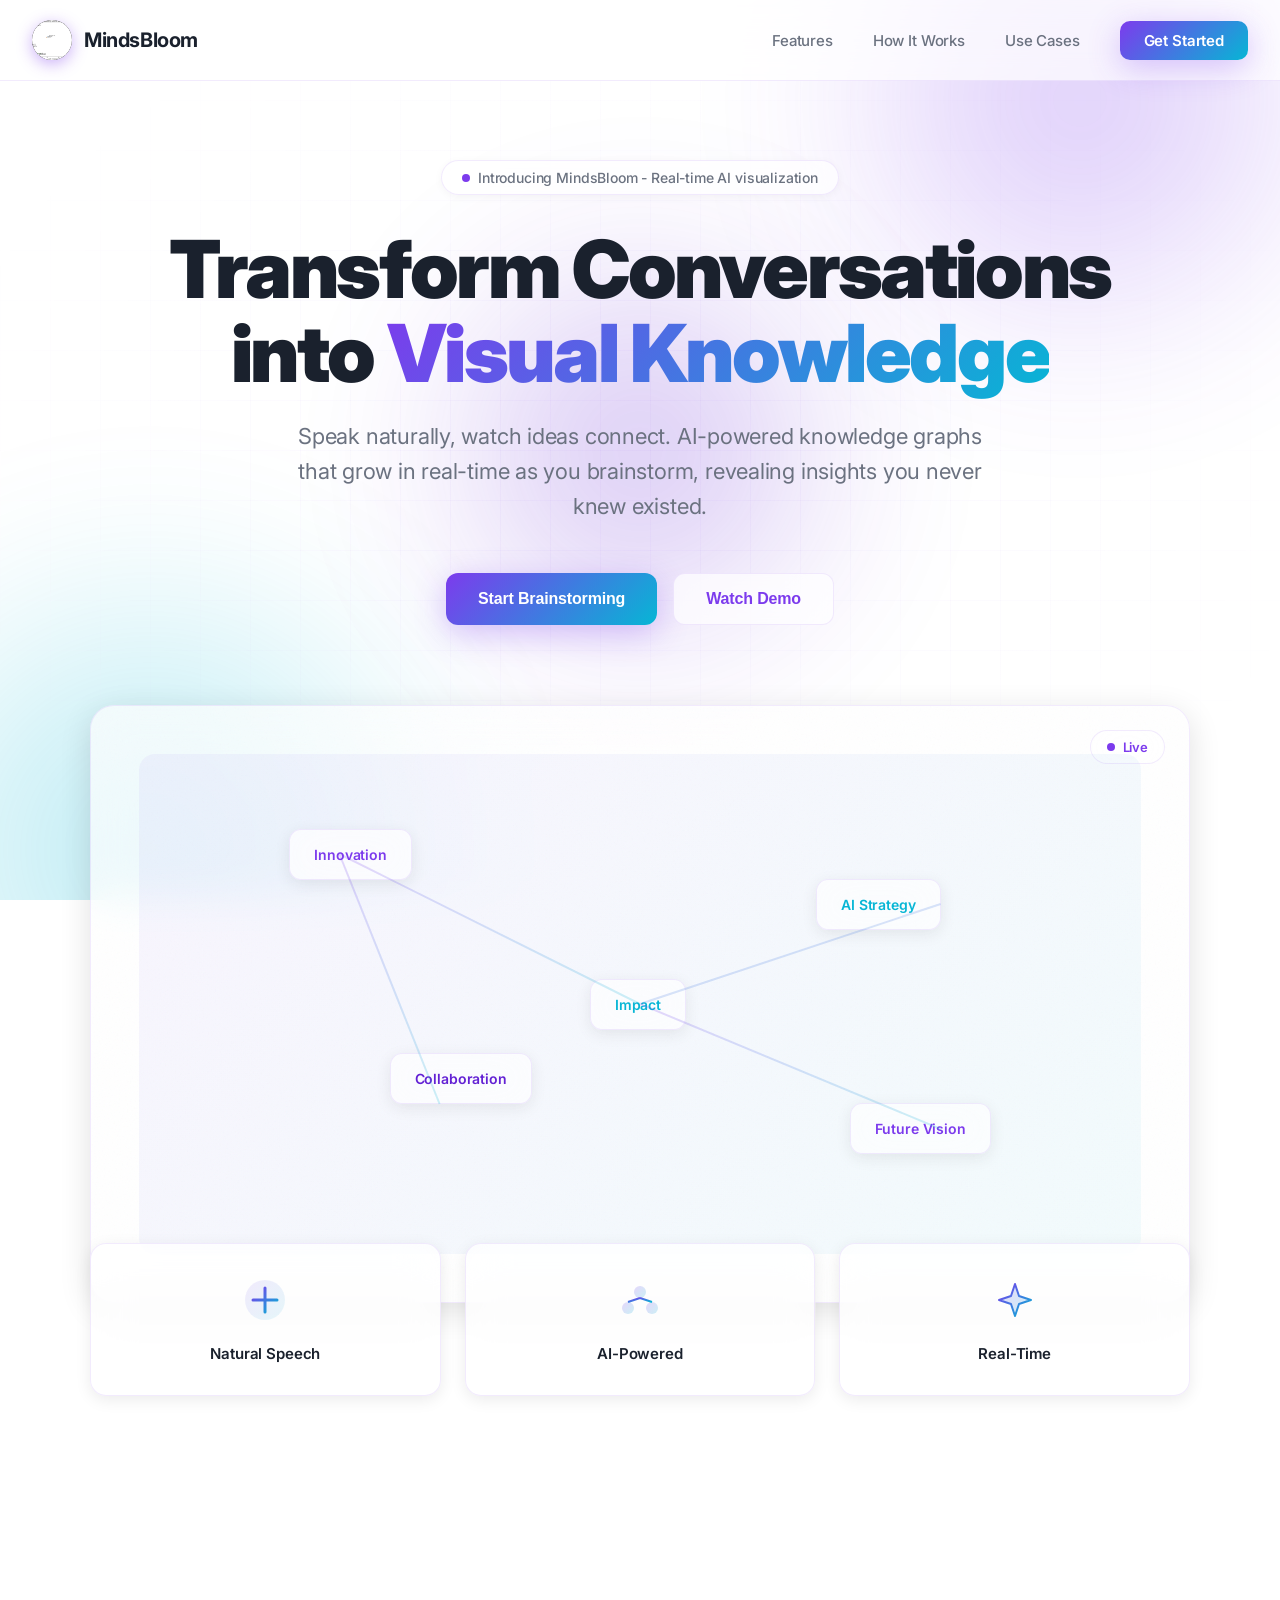
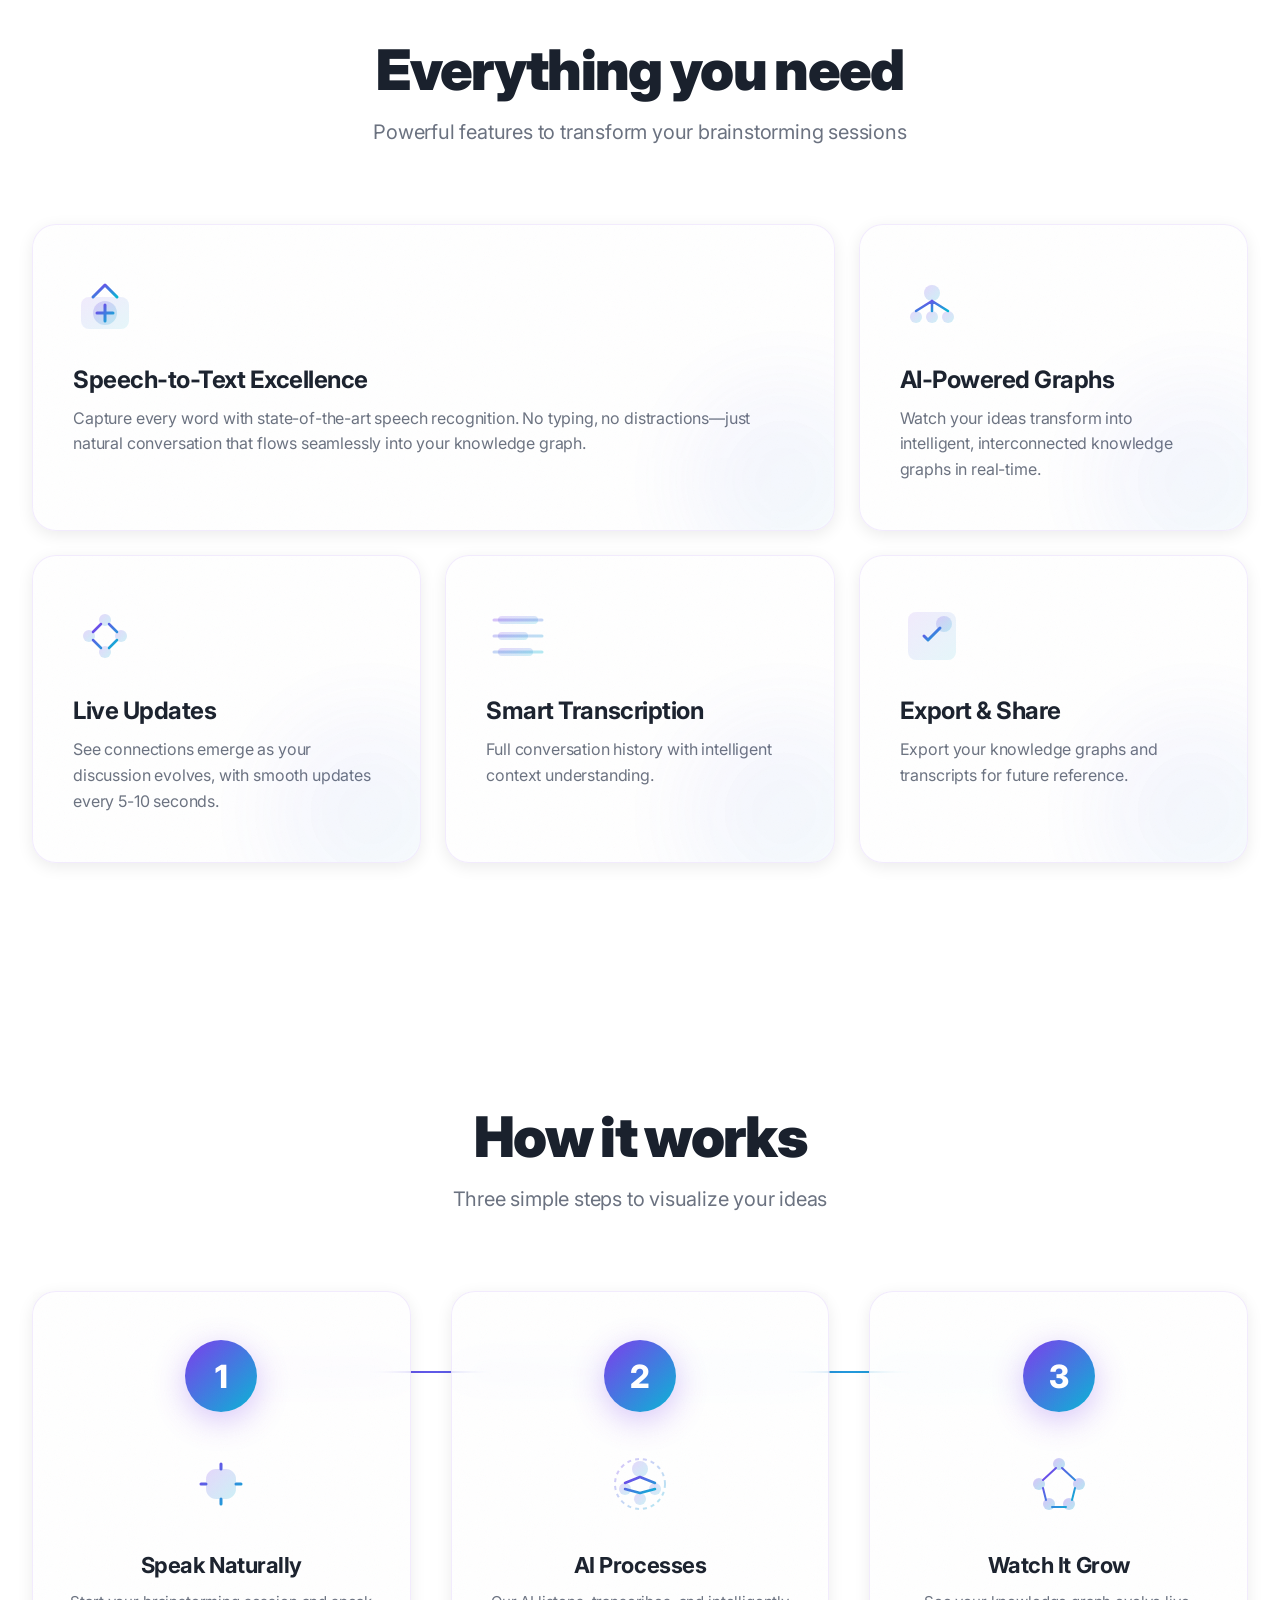
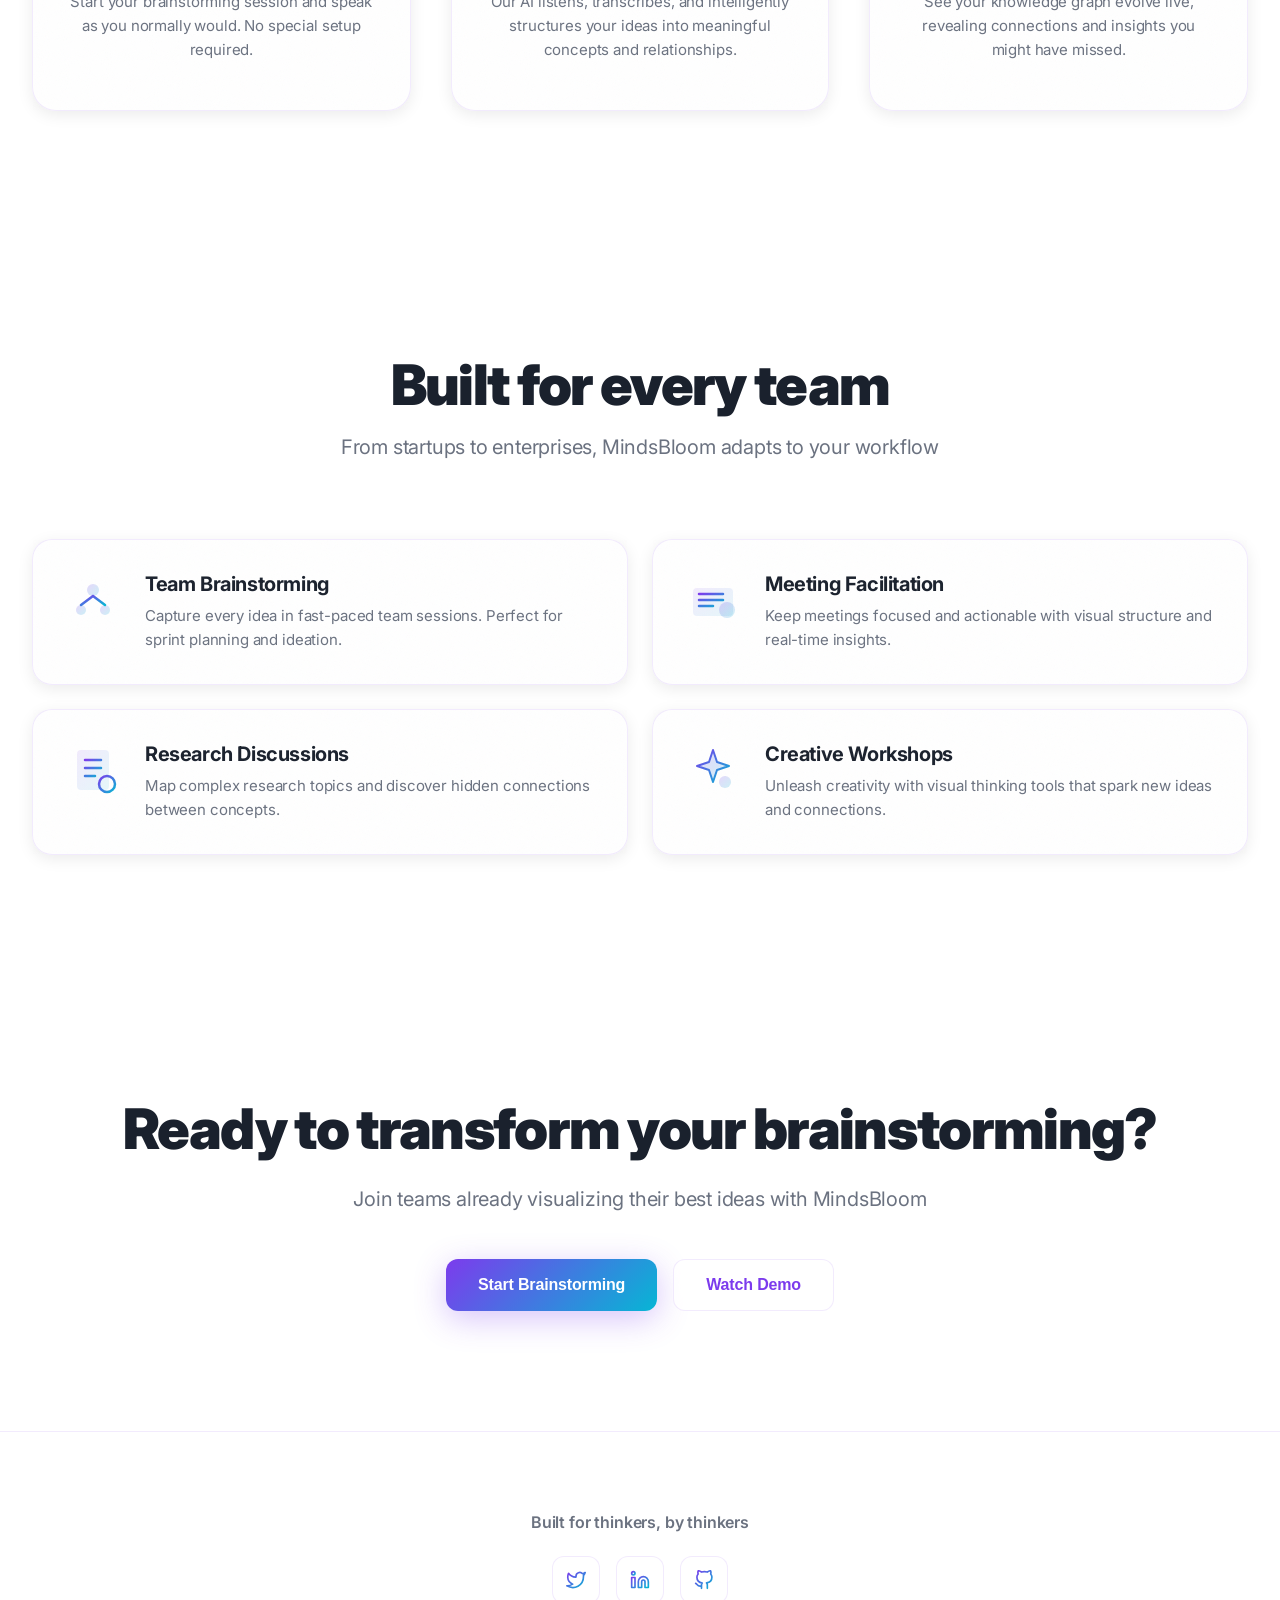
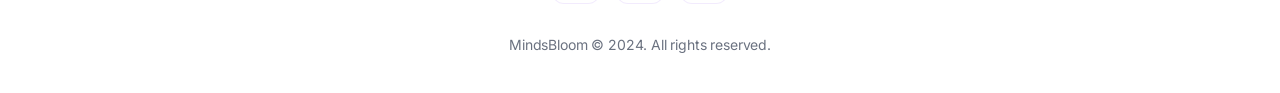
<file: frontend/index.html>
<!DOCTYPE html>
<html lang="en">
<head>
    <meta charset="UTF-8">
    <meta name="viewport" content="width=device-width, initial-scale=1.0">
    <title>MindsBloom - Transform Conversations into Visual Knowledge</title>
    <link rel="preconnect" href="https://fonts.googleapis.com">
    <link rel="preconnect" href="https://fonts.gstatic.com" crossorigin>
    <link href="https://fonts.googleapis.com/css2?family=Inter:wght@300;400;500;600;700;800;900&display=swap" rel="stylesheet">
    <style>
        :root {
            /* Color System */
            --primary-indigo: hsl(262, 83%, 58%);
            --primary-violet: hsl(262, 73%, 48%);
            --secondary-cyan: hsl(189, 94%, 43%);
            --secondary-cyan-light: hsl(189, 94%, 53%);

            /* Gradients */
            --gradient-primary: linear-gradient(135deg, var(--primary-violet), var(--primary-indigo));
            --gradient-secondary: linear-gradient(135deg, var(--secondary-cyan), var(--secondary-cyan-light));
            --gradient-mixed: linear-gradient(135deg, var(--primary-indigo), var(--secondary-cyan));
            --gradient-animated: linear-gradient(135deg, #7C3AED 0%, #A78BFA 25%, #06B6D4 50%, #22D3EE 75%, #A78BFA 100%);

            /* Glass Effect */
            --glass-bg: rgba(255, 255, 255, 0.7);
            --glass-border: rgba(124, 58, 237, 0.1);
            --glass-blur: blur(20px);

            /* Shadows */
            --shadow-sm: 0 2px 8px rgba(0, 0, 0, 0.04);
            --shadow-md: 0 4px 16px rgba(0, 0, 0, 0.08);
            --shadow-lg: 0 8px 32px rgba(0, 0, 0, 0.12);
            --shadow-glow-indigo: 0 8px 32px rgba(124, 58, 237, 0.3);
            --shadow-glow-cyan: 0 8px 32px rgba(6, 182, 212, 0.3);

            /* Spacing */
            --spacing-unit: 8px;

            /* Typography */
            --font-sans: 'Inter', -apple-system, BlinkMacSystemFont, 'Segoe UI', sans-serif;

            /* Transitions */
            --transition-smooth: cubic-bezier(0.4, 0, 0.2, 1);
        }

        * {
            margin: 0;
            padding: 0;
            box-sizing: border-box;
        }

        body {
            font-family: var(--font-sans);
            background: #ffffff;
            color: hsl(220, 26%, 14%);
            overflow-x: hidden;
            letter-spacing: -0.01em;
            position: relative;
            min-height: 100vh;
        }

        /* Background Effects */
        .bg-canvas {
            position: fixed;
            top: 0;
            left: 0;
            width: 100%;
            height: 100%;
            z-index: 0;
            overflow: hidden;
            pointer-events: none;
        }

        .bg-orb {
            position: absolute;
            border-radius: 50%;
            filter: blur(80px);
            opacity: 0.3;
            animation: float 20s ease-in-out infinite;
        }

        .bg-orb-1 {
            width: 600px;
            height: 600px;
            background: radial-gradient(circle, var(--primary-indigo) 0%, transparent 70%);
            top: -200px;
            right: -100px;
            animation-delay: 0s;
        }

        .bg-orb-2 {
            width: 700px;
            height: 700px;
            background: radial-gradient(circle, var(--secondary-cyan) 0%, transparent 70%);
            bottom: -300px;
            left: -200px;
            animation-delay: 7s;
        }

        .bg-orb-3 {
            width: 500px;
            height: 500px;
            background: radial-gradient(circle, var(--primary-violet) 0%, transparent 70%);
            top: 50%;
            left: 50%;
            transform: translate(-50%, -50%);
            animation-delay: 14s;
        }

        @keyframes float {
            0%, 100% {
                transform: translate(0, 0) scale(1);
            }
            33% {
                transform: translate(30px, -30px) scale(1.1);
            }
            66% {
                transform: translate(-30px, 30px) scale(0.9);
            }
        }

        .bg-grid {
            position: absolute;
            top: 0;
            left: 0;
            width: 100%;
            height: 100%;
            background-image:
                linear-gradient(rgba(124, 58, 237, 0.03) 1px, transparent 1px),
                linear-gradient(90deg, rgba(124, 58, 237, 0.03) 1px, transparent 1px);
            background-size: 50px 50px;
            mask-image: radial-gradient(ellipse at center, black 20%, transparent 80%);
        }

        /* Noise Texture Utility */
        .noise {
            position: relative;
        }

        .noise::before {
            content: '';
            position: absolute;
            top: 0;
            left: 0;
            width: 100%;
            height: 100%;
            opacity: 0.03;
            background-image: url("data:image/svg+xml,%3Csvg viewBox='0 0 400 400' xmlns='http://www.w3.org/2000/svg'%3E%3Cfilter id='noiseFilter'%3E%3CfeTurbulence type='fractalNoise' baseFrequency='0.9' numOctaves='4' /%3E%3C/filter%3E%3Crect width='100%25' height='100%25' filter='url(%23noiseFilter)' /%3E%3C/svg%3E");
            pointer-events: none;
        }

        /* Container */
        .container {
            position: relative;
            z-index: 1;
            max-width: 1280px;
            margin: 0 auto;
            padding: 0 32px;
        }

        /* Glassmorphic Header */
        header {
            position: fixed;
            top: 0;
            left: 0;
            right: 0;
            z-index: 100;
            background: var(--glass-bg);
            backdrop-filter: var(--glass-blur);
            border-bottom: 1px solid var(--glass-border);
            padding: 20px 0;
        }

        .header-content {
            max-width: 1280px;
            margin: 0 auto;
            padding: 0 32px;
            display: flex;
            justify-content: space-between;
            align-items: center;
        }

        .logo {
            display: flex;
            align-items: center;
            gap: 12px;
            text-decoration: none;
        }

        .logo-icon {
            width: 40px;
            height: 40px;
            border-radius: 50%;
            display: flex;
            align-items: center;
            justify-content: center;
            overflow: hidden;
            box-shadow: 0 4px 16px rgba(124, 58, 237, 0.4);
            background: #000;
        }

        .logo-icon img {
            width: 100%;
            height: 100%;
            object-fit: cover;
        }

        .logo-text {
            font-size: 20px;
            font-weight: 700;
            color: hsl(220, 26%, 14%);
            letter-spacing: -0.02em;
        }

        nav {
            display: flex;
            gap: 40px;
            align-items: center;
        }

        nav a {
            color: hsl(220, 9%, 46%);
            text-decoration: none;
            font-size: 15px;
            font-weight: 500;
            transition: color 0.3s var(--transition-smooth);
            letter-spacing: -0.01em;
        }

        nav a:hover {
            color: var(--primary-indigo);
        }

        .nav-cta {
            position: relative;
            overflow: hidden;
            padding: 10px 24px;
            border-radius: 10px;
            background: var(--gradient-mixed);
            color: white !important;
            font-weight: 600;
            box-shadow: var(--shadow-glow-indigo);
            transition: transform 0.3s var(--transition-smooth), box-shadow 0.3s var(--transition-smooth);
        }

        .nav-cta::before {
            content: '';
            position: absolute;
            top: 0;
            left: -100%;
            width: 100%;
            height: 100%;
            background: linear-gradient(90deg, transparent, rgba(255, 255, 255, 0.3), transparent);
            transition: left 0.5s;
        }

        .nav-cta:hover::before {
            left: 100%;
        }

        .nav-cta:hover {
            transform: translateY(-2px);
            box-shadow: 0 12px 40px rgba(124, 58, 237, 0.4);
        }

        /* Hero Section */
        .hero {
            padding-top: 160px;
            padding-bottom: 120px;
            text-align: center;
        }

        .hero-badge {
            display: inline-flex;
            align-items: center;
            gap: 8px;
            background: var(--glass-bg);
            backdrop-filter: var(--glass-blur);
            border: 1px solid var(--glass-border);
            padding: 8px 20px;
            border-radius: 24px;
            font-size: 14px;
            font-weight: 500;
            color: hsl(220, 9%, 46%);
            margin-bottom: 32px;
            box-shadow: var(--shadow-sm);
            animation: slide-up 0.6s var(--transition-smooth);
        }

        .pulse-dot {
            width: 8px;
            height: 8px;
            border-radius: 50%;
            background: var(--primary-indigo);
            animation: pulse-glow 2s ease-in-out infinite;
        }

        @keyframes pulse-glow {
            0%, 100% {
                opacity: 1;
                box-shadow: 0 0 0 0 rgba(124, 58, 237, 0.7);
            }
            50% {
                opacity: 0.7;
                box-shadow: 0 0 0 8px rgba(124, 58, 237, 0);
            }
        }

        @keyframes slide-up {
            from {
                opacity: 0;
                transform: translateY(20px);
            }
            to {
                opacity: 1;
                transform: translateY(0);
            }
        }

        .hero h1 {
            font-size: 80px;
            font-weight: 900;
            line-height: 1.05;
            letter-spacing: -0.03em;
            color: hsl(220, 26%, 14%);
            margin-bottom: 24px;
            animation: slide-up 0.8s var(--transition-smooth) 0.1s backwards;
        }

        .gradient-text {
            background: var(--gradient-mixed);
            -webkit-background-clip: text;
            -webkit-text-fill-color: transparent;
            background-clip: text;
        }

        .hero-description {
            font-size: 22px;
            line-height: 1.6;
            color: hsl(220, 9%, 46%);
            max-width: 700px;
            margin: 0 auto 48px;
            letter-spacing: -0.01em;
            animation: slide-up 0.8s var(--transition-smooth) 0.2s backwards;
        }

        .hero-cta {
            display: flex;
            gap: 16px;
            justify-content: center;
            flex-wrap: wrap;
            margin-bottom: 80px;
            animation: slide-up 0.8s var(--transition-smooth) 0.3s backwards;
        }

        .btn {
            padding: 16px 32px;
            border-radius: 12px;
            font-size: 16px;
            font-weight: 600;
            letter-spacing: -0.01em;
            text-decoration: none;
            border: none;
            cursor: pointer;
            transition: all 0.3s var(--transition-smooth);
            position: relative;
            overflow: hidden;
        }

        .btn-primary {
            background: var(--gradient-mixed);
            color: white;
            box-shadow: var(--shadow-glow-indigo);
        }

        .btn-primary::before {
            content: '';
            position: absolute;
            top: 0;
            left: -100%;
            width: 100%;
            height: 100%;
            background: linear-gradient(90deg, transparent, rgba(255, 255, 255, 0.3), transparent);
            transition: left 0.5s;
        }

        .btn-primary:hover::before {
            left: 100%;
        }

        .btn-primary:hover {
            transform: translateY(-2px);
            box-shadow: 0 12px 40px rgba(124, 58, 237, 0.4);
        }

        .btn-secondary {
            background: var(--glass-bg);
            backdrop-filter: var(--glass-blur);
            color: var(--primary-indigo);
            border: 1px solid var(--glass-border);
        }

        .btn-secondary:hover {
            background: rgba(255, 255, 255, 0.9);
            transform: translateY(-2px);
            border-color: rgba(124, 58, 237, 0.2);
        }

        /* Demo Visualization */
        .demo-container {
            position: relative;
            max-width: 1100px;
            margin: 0 auto;
            animation: slide-up 0.8s var(--transition-smooth) 0.4s backwards;
        }

        .demo-card {
            position: relative;
            background: var(--glass-bg);
            backdrop-filter: var(--glass-blur);
            border: 1px solid var(--glass-border);
            border-radius: 24px;
            padding: 48px;
            box-shadow: var(--shadow-lg);
            overflow: hidden;
        }

        .demo-visual {
            position: relative;
            height: 500px;
            background: linear-gradient(135deg, rgba(124, 58, 237, 0.05) 0%, rgba(6, 182, 212, 0.05) 100%);
            border-radius: 16px;
            overflow: hidden;
            display: flex;
            align-items: center;
            justify-content: center;
        }

        .graph-node {
            position: absolute;
            padding: 16px 24px;
            border-radius: 12px;
            background: var(--glass-bg);
            backdrop-filter: var(--glass-blur);
            border: 1px solid var(--glass-border);
            font-weight: 600;
            font-size: 14px;
            letter-spacing: -0.01em;
            box-shadow: var(--shadow-md);
            animation: float-node 4s ease-in-out infinite;
            transition: all 0.3s var(--transition-smooth);
        }

        .graph-node:hover {
            transform: scale(1.05);
            box-shadow: var(--shadow-glow-indigo);
        }

        @keyframes float-node {
            0%, 100% { transform: translateY(0); }
            50% { transform: translateY(-15px); }
        }

        .graph-node:nth-child(1) {
            top: 15%;
            left: 15%;
            animation-delay: 0s;
            color: var(--primary-indigo);
        }

        .graph-node:nth-child(2) {
            top: 25%;
            right: 20%;
            animation-delay: 0.5s;
            color: var(--secondary-cyan);
        }

        .graph-node:nth-child(3) {
            bottom: 30%;
            left: 25%;
            animation-delay: 1s;
            color: var(--primary-violet);
        }

        .graph-node:nth-child(4) {
            bottom: 20%;
            right: 15%;
            animation-delay: 1.5s;
            color: var(--primary-indigo);
        }

        .graph-node:nth-child(5) {
            top: 45%;
            left: 45%;
            animation-delay: 2s;
            color: var(--secondary-cyan);
        }

        .live-indicator {
            position: absolute;
            top: 24px;
            right: 24px;
            display: flex;
            align-items: center;
            gap: 8px;
            padding: 8px 16px;
            background: var(--glass-bg);
            backdrop-filter: var(--glass-blur);
            border: 1px solid var(--glass-border);
            border-radius: 20px;
            font-size: 13px;
            font-weight: 600;
            color: var(--primary-indigo);
        }

        /* Stats Cards */
        .stats-grid {
            display: grid;
            grid-template-columns: repeat(3, 1fr);
            gap: 24px;
            margin-top: -60px;
            position: relative;
            z-index: 10;
        }

        .stat-card {
            background: var(--glass-bg);
            backdrop-filter: var(--glass-blur);
            border: 1px solid var(--glass-border);
            border-radius: 16px;
            padding: 32px 24px;
            text-align: center;
            box-shadow: var(--shadow-md);
            transition: all 0.3s var(--transition-smooth);
        }

        .stat-card:hover {
            transform: translateY(-4px);
            box-shadow: var(--shadow-lg);
        }

        .stat-icon {
            margin-bottom: 16px;
        }

        .stat-label {
            font-size: 15px;
            font-weight: 600;
            color: hsl(220, 26%, 14%);
            letter-spacing: -0.01em;
        }

        /* Features Section - Bento Grid */
        .section {
            padding: 120px 0;
        }

        .section-header {
            text-align: center;
            margin-bottom: 80px;
        }

        .section-title {
            font-size: 56px;
            font-weight: 900;
            letter-spacing: -0.03em;
            color: hsl(220, 26%, 14%);
            margin-bottom: 16px;
        }

        .section-description {
            font-size: 20px;
            color: hsl(220, 9%, 46%);
            letter-spacing: -0.01em;
        }

        .bento-grid {
            display: grid;
            grid-template-columns: repeat(3, 1fr);
            gap: 24px;
        }

        .bento-card {
            position: relative;
            background: var(--glass-bg);
            backdrop-filter: var(--glass-blur);
            border: 1px solid var(--glass-border);
            border-radius: 24px;
            padding: 48px 40px;
            box-shadow: var(--shadow-md);
            transition: all 0.3s var(--transition-smooth);
            overflow: hidden;
        }

        .bento-card:first-child {
            grid-column: span 2;
        }

        .bento-card:hover {
            transform: translateY(-8px);
            box-shadow: var(--shadow-lg);
            border-color: rgba(124, 58, 237, 0.2);
        }

        .bento-icon {
            margin-bottom: 24px;
        }

        .bento-title {
            font-size: 24px;
            font-weight: 700;
            letter-spacing: -0.02em;
            color: hsl(220, 26%, 14%);
            margin-bottom: 12px;
        }

        .bento-description {
            font-size: 16px;
            line-height: 1.6;
            color: hsl(220, 9%, 46%);
            letter-spacing: -0.01em;
        }

        .decoration-blob {
            position: absolute;
            width: 200px;
            height: 200px;
            border-radius: 50%;
            background: var(--gradient-mixed);
            opacity: 0.05;
            filter: blur(40px);
            bottom: -50px;
            right: -50px;
            pointer-events: none;
        }

        /* How It Works - Timeline */
        .timeline {
            position: relative;
            display: grid;
            grid-template-columns: repeat(3, 1fr);
            gap: 40px;
        }

        .timeline::before {
            content: '';
            position: absolute;
            top: 80px;
            left: 16.66%;
            right: 16.66%;
            height: 2px;
            background: linear-gradient(90deg, var(--primary-indigo), var(--secondary-cyan));
            z-index: 0;
        }

        .timeline-item {
            position: relative;
            z-index: 1;
        }

        .timeline-card {
            background: var(--glass-bg);
            backdrop-filter: var(--glass-blur);
            border: 1px solid var(--glass-border);
            border-radius: 24px;
            padding: 48px 32px;
            box-shadow: var(--shadow-md);
            transition: all 0.3s var(--transition-smooth);
            text-align: center;
        }

        .timeline-card:hover {
            transform: translateY(-8px);
            box-shadow: var(--shadow-lg);
        }

        .timeline-number {
            width: 72px;
            height: 72px;
            border-radius: 50%;
            background: var(--gradient-mixed);
            color: white;
            display: flex;
            align-items: center;
            justify-content: center;
            font-size: 32px;
            font-weight: 800;
            margin: 0 auto 32px;
            box-shadow: var(--shadow-glow-indigo);
        }

        .timeline-icon {
            margin-bottom: 24px;
        }

        .timeline-title {
            font-size: 22px;
            font-weight: 700;
            letter-spacing: -0.02em;
            color: hsl(220, 26%, 14%);
            margin-bottom: 12px;
        }

        .timeline-description {
            font-size: 15px;
            line-height: 1.6;
            color: hsl(220, 9%, 46%);
            letter-spacing: -0.01em;
        }

        /* Use Cases */
        .use-cases-grid {
            display: grid;
            grid-template-columns: repeat(2, 1fr);
            gap: 24px;
        }

        .use-case-card {
            display: flex;
            gap: 24px;
            background: var(--glass-bg);
            backdrop-filter: var(--glass-blur);
            border: 1px solid var(--glass-border);
            border-radius: 20px;
            padding: 32px;
            box-shadow: var(--shadow-md);
            transition: all 0.3s var(--transition-smooth);
        }

        .use-case-card:hover {
            transform: translateY(-4px);
            box-shadow: var(--shadow-lg);
            border-color: rgba(124, 58, 237, 0.2);
        }

        .use-case-icon-wrapper {
            flex-shrink: 0;
        }

        .use-case-content h3 {
            font-size: 20px;
            font-weight: 700;
            letter-spacing: -0.02em;
            color: hsl(220, 26%, 14%);
            margin-bottom: 8px;
        }

        .use-case-content p {
            font-size: 15px;
            line-height: 1.6;
            color: hsl(220, 9%, 46%);
            letter-spacing: -0.01em;
        }

        /* Footer */
        footer {
            padding: 80px 0 40px;
            border-top: 1px solid var(--glass-border);
        }

        .footer-content {
            text-align: center;
        }

        .footer-tagline {
            font-size: 16px;
            font-weight: 600;
            color: hsl(220, 9%, 46%);
            margin-bottom: 24px;
            letter-spacing: -0.01em;
        }

        .social-links {
            display: flex;
            gap: 16px;
            justify-content: center;
            margin-bottom: 32px;
        }

        .social-link {
            width: 48px;
            height: 48px;
            border-radius: 12px;
            background: var(--glass-bg);
            backdrop-filter: var(--glass-blur);
            border: 1px solid var(--glass-border);
            display: flex;
            align-items: center;
            justify-content: center;
            transition: all 0.3s var(--transition-smooth);
            text-decoration: none;
        }

        .social-link:hover {
            transform: translateY(-4px);
            border-color: rgba(124, 58, 237, 0.3);
            box-shadow: var(--shadow-glow-indigo);
        }

        .footer-copyright {
            font-size: 14px;
            color: hsl(220, 9%, 46%);
        }

        /* Responsive */
        @media (max-width: 1024px) {
            .hero h1 {
                font-size: 64px;
            }

            .bento-grid {
                grid-template-columns: 1fr;
            }

            .bento-card:first-child {
                grid-column: span 1;
            }

            .timeline {
                grid-template-columns: 1fr;
            }

            .timeline::before {
                display: none;
            }

            .use-cases-grid {
                grid-template-columns: 1fr;
            }

            .stats-grid {
                grid-template-columns: 1fr;
                margin-top: 40px;
            }
        }

        @media (max-width: 768px) {
            nav {
                display: none;
            }

            .hero h1 {
                font-size: 48px;
            }

            .hero-description {
                font-size: 18px;
            }

            .demo-card {
                padding: 24px;
            }

            .graph-node {
                font-size: 12px;
                padding: 12px 16px;
            }
        }
    </style>
</head>
<body>
    <!-- SVG Definitions for Custom Gradient Icons -->
    <svg width="0" height="0" style="position: absolute;">
        <defs>
            <linearGradient id="iconGradient" x1="0%" y1="0%" x2="100%" y2="100%">
                <stop offset="0%" style="stop-color:#7C3AED;stop-opacity:1" />
                <stop offset="100%" style="stop-color:#06B6D4;stop-opacity:1" />
            </linearGradient>
        </defs>
    </svg>

    <!-- Background Canvas -->
    <div class="bg-canvas">
        <div class="bg-orb bg-orb-1"></div>
        <div class="bg-orb bg-orb-2"></div>
        <div class="bg-orb bg-orb-3"></div>
        <div class="bg-grid"></div>
    </div>

    <!-- Fixed Header -->
    <header>
        <div class="header-content">
            <a href="#" class="logo">
                <div class="logo-icon">
                    <img src="logo.png" alt="MindsBloom Logo">
                </div>
                <span class="logo-text">MindsBloom</span>
            </a>
            <nav>
                <a href="#features">Features</a>
                <a href="#how-it-works">How It Works</a>
                <a href="#use-cases">Use Cases</a>
                <a href="#" class="nav-cta">Get Started</a>
            </nav>
        </div>
    </header>

    <!-- Hero Section -->
    <section class="hero">
        <div class="container">
            <div class="hero-badge">
                <span class="pulse-dot"></span>
                <span>Introducing MindsBloom - Real-time AI visualization</span>
            </div>

            <h1>
                Transform Conversations<br>
                into <span class="gradient-text">Visual Knowledge</span>
            </h1>

            <p class="hero-description">
                Speak naturally, watch ideas connect. AI-powered knowledge graphs that grow in real-time as you brainstorm, revealing insights you never knew existed.
            </p>

            <div class="hero-cta">
                <button class="btn btn-primary">Start Brainstorming</button>
                <button class="btn btn-secondary">Watch Demo</button>
            </div>

            <!-- Demo Visualization -->
            <div class="demo-container">
                <div class="demo-card noise">
                    <div class="live-indicator">
                        <span class="pulse-dot"></span>
                        <span>Live</span>
                    </div>
                    <div class="demo-visual">
                        <div class="graph-node">Innovation</div>
                        <div class="graph-node">AI Strategy</div>
                        <div class="graph-node">Collaboration</div>
                        <div class="graph-node">Future Vision</div>
                        <div class="graph-node">Impact</div>
                        <svg style="position:absolute;width:100%;height:100%;pointer-events:none;opacity:0.2;">
                            <line x1="20%" y1="20%" x2="50%" y2="50%" stroke="url(#iconGradient)" stroke-width="2"/>
                            <line x1="50%" y1="50%" x2="80%" y2="30%" stroke="url(#iconGradient)" stroke-width="2"/>
                            <line x1="20%" y1="20%" x2="30%" y2="70%" stroke="url(#iconGradient)" stroke-width="2"/>
                            <line x1="50%" y1="50%" x2="80%" y2="75%" stroke="url(#iconGradient)" stroke-width="2"/>
                        </svg>
                    </div>
                </div>

                <!-- Stats Cards -->
                <div class="stats-grid">
                    <div class="stat-card">
                        <div class="stat-icon">
                            <svg width="48" height="48" viewBox="0 0 48 48" fill="none">
                                <circle cx="24" cy="24" r="20" fill="url(#iconGradient)" opacity="0.1"/>
                                <path d="M24 12v24M12 24h24" stroke="url(#iconGradient)" stroke-width="3" stroke-linecap="round"/>
                            </svg>
                        </div>
                        <div class="stat-label">Natural Speech</div>
                    </div>
                    <div class="stat-card">
                        <div class="stat-icon">
                            <svg width="48" height="48" viewBox="0 0 48 48" fill="none">
                                <circle cx="24" cy="16" r="6" fill="url(#iconGradient)" opacity="0.2"/>
                                <circle cx="12" cy="32" r="6" fill="url(#iconGradient)" opacity="0.2"/>
                                <circle cx="36" cy="32" r="6" fill="url(#iconGradient)" opacity="0.2"/>
                                <path d="M24 22L12 26M24 22L36 26" stroke="url(#iconGradient)" stroke-width="2"/>
                            </svg>
                        </div>
                        <div class="stat-label">AI-Powered</div>
                    </div>
                    <div class="stat-card">
                        <div class="stat-icon">
                            <svg width="48" height="48" viewBox="0 0 48 48" fill="none">
                                <path d="M24 8L28 20L40 24L28 28L24 40L20 28L8 24L20 20L24 8Z" fill="url(#iconGradient)" opacity="0.2"/>
                                <path d="M24 8L28 20L40 24L28 28L24 40L20 28L8 24L20 20L24 8Z" stroke="url(#iconGradient)" stroke-width="2" stroke-linejoin="round"/>
                            </svg>
                        </div>
                        <div class="stat-label">Real-Time</div>
                    </div>
                </div>
            </div>
        </div>
    </section>

    <!-- Features Section -->
    <section class="section" id="features">
        <div class="container">
            <div class="section-header">
                <h2 class="section-title">Everything you need</h2>
                <p class="section-description">Powerful features to transform your brainstorming sessions</p>
            </div>

            <div class="bento-grid">
                <div class="bento-card noise">
                    <div class="bento-icon">
                        <svg width="64" height="64" viewBox="0 0 64 64" fill="none">
                            <rect x="8" y="24" width="48" height="32" rx="8" fill="url(#iconGradient)" opacity="0.1"/>
                            <circle cx="32" cy="40" r="12" fill="url(#iconGradient)" opacity="0.2"/>
                            <path d="M32 32v16M24 40h16" stroke="url(#iconGradient)" stroke-width="3" stroke-linecap="round"/>
                            <path d="M20 24L32 12L44 24" stroke="url(#iconGradient)" stroke-width="3" stroke-linecap="round" stroke-linejoin="round"/>
                        </svg>
                    </div>
                    <h3 class="bento-title">Speech-to-Text Excellence</h3>
                    <p class="bento-description">Capture every word with state-of-the-art speech recognition. No typing, no distractions—just natural conversation that flows seamlessly into your knowledge graph.</p>
                    <div class="decoration-blob"></div>
                </div>

                <div class="bento-card noise">
                    <div class="bento-icon">
                        <svg width="64" height="64" viewBox="0 0 64 64" fill="none">
                            <circle cx="32" cy="20" r="8" fill="url(#iconGradient)" opacity="0.2"/>
                            <circle cx="16" cy="44" r="6" fill="url(#iconGradient)" opacity="0.2"/>
                            <circle cx="48" cy="44" r="6" fill="url(#iconGradient)" opacity="0.2"/>
                            <circle cx="32" cy="44" r="6" fill="url(#iconGradient)" opacity="0.2"/>
                            <path d="M32 28L16 38M32 28L48 38M32 28L32 38" stroke="url(#iconGradient)" stroke-width="2.5" stroke-linecap="round"/>
                        </svg>
                    </div>
                    <h3 class="bento-title">AI-Powered Graphs</h3>
                    <p class="bento-description">Watch your ideas transform into intelligent, interconnected knowledge graphs in real-time.</p>
                    <div class="decoration-blob"></div>
                </div>

                <div class="bento-card noise">
                    <div class="bento-icon">
                        <svg width="64" height="64" viewBox="0 0 64 64" fill="none">
                            <circle cx="32" cy="16" r="6" fill="url(#iconGradient)" opacity="0.2"/>
                            <circle cx="16" cy="32" r="6" fill="url(#iconGradient)" opacity="0.2"/>
                            <circle cx="48" cy="32" r="6" fill="url(#iconGradient)" opacity="0.2"/>
                            <circle cx="32" cy="48" r="6" fill="url(#iconGradient)" opacity="0.2"/>
                            <path d="M28 20L20 28M36 20L44 28M20 36L28 44M44 36L36 44" stroke="url(#iconGradient)" stroke-width="2.5" stroke-linecap="round"/>
                        </svg>
                    </div>
                    <h3 class="bento-title">Live Updates</h3>
                    <p class="bento-description">See connections emerge as your discussion evolves, with smooth updates every 5-10 seconds.</p>
                    <div class="decoration-blob"></div>
                </div>

                <div class="bento-card noise">
                    <div class="bento-icon">
                        <svg width="64" height="64" viewBox="0 0 64 64" fill="none">
                            <path d="M8 16h48M8 32h48M8 48h48" stroke="url(#iconGradient)" stroke-width="3" stroke-linecap="round" opacity="0.3"/>
                            <rect x="12" y="12" width="40" height="8" rx="4" fill="url(#iconGradient)" opacity="0.2"/>
                            <rect x="12" y="28" width="30" height="8" rx="4" fill="url(#iconGradient)" opacity="0.2"/>
                            <rect x="12" y="44" width="35" height="8" rx="4" fill="url(#iconGradient)" opacity="0.2"/>
                        </svg>
                    </div>
                    <h3 class="bento-title">Smart Transcription</h3>
                    <p class="bento-description">Full conversation history with intelligent context understanding.</p>
                    <div class="decoration-blob"></div>
                </div>

                <div class="bento-card noise">
                    <div class="bento-icon">
                        <svg width="64" height="64" viewBox="0 0 64 64" fill="none">
                            <rect x="8" y="8" width="48" height="48" rx="8" fill="url(#iconGradient)" opacity="0.1"/>
                            <path d="M24 32L28 36L40 24" stroke="url(#iconGradient)" stroke-width="3" stroke-linecap="round" stroke-linejoin="round"/>
                            <circle cx="44" cy="20" r="8" fill="url(#iconGradient)" opacity="0.2"/>
                        </svg>
                    </div>
                    <h3 class="bento-title">Export & Share</h3>
                    <p class="bento-description">Export your knowledge graphs and transcripts for future reference.</p>
                    <div class="decoration-blob"></div>
                </div>
            </div>
        </div>
    </section>

    <!-- How It Works -->
    <section class="section" id="how-it-works">
        <div class="container">
            <div class="section-header">
                <h2 class="section-title">How it works</h2>
                <p class="section-description">Three simple steps to visualize your ideas</p>
            </div>

            <div class="timeline">
                <div class="timeline-item">
                    <div class="timeline-card noise">
                        <div class="timeline-number">1</div>
                        <div class="timeline-icon">
                            <svg width="80" height="80" viewBox="0 0 80 80" fill="none">
                                <path d="M25 35c0-5.523 4.477-10 10-10h10c5.523 0 10 4.477 10 10v10c0 5.523-4.477 10-10 10H35c-5.523 0-10-4.477-10-10V35z" fill="url(#iconGradient)" opacity="0.2"/>
                                <path d="M40 25V20M40 60V55M25 40H20M60 40H55" stroke="url(#iconGradient)" stroke-width="3" stroke-linecap="round"/>
                            </svg>
                        </div>
                        <h3 class="timeline-title">Speak Naturally</h3>
                        <p class="timeline-description">Start your brainstorming session and speak as you normally would. No special setup required.</p>
                    </div>
                </div>

                <div class="timeline-item">
                    <div class="timeline-card noise">
                        <div class="timeline-number">2</div>
                        <div class="timeline-icon">
                            <svg width="80" height="80" viewBox="0 0 80 80" fill="none">
                                <circle cx="40" cy="25" r="8" fill="url(#iconGradient)" opacity="0.2"/>
                                <circle cx="25" cy="45" r="6" fill="url(#iconGradient)" opacity="0.2"/>
                                <circle cx="55" cy="45" r="6" fill="url(#iconGradient)" opacity="0.2"/>
                                <circle cx="40" cy="55" r="6" fill="url(#iconGradient)" opacity="0.2"/>
                                <path d="M40 33L25 39M40 33L55 39M25 45L40 49M55 45L40 49" stroke="url(#iconGradient)" stroke-width="2.5" stroke-linecap="round"/>
                                <circle cx="40" cy="40" r="25" stroke="url(#iconGradient)" stroke-width="2" opacity="0.3" stroke-dasharray="4 4"/>
                            </svg>
                        </div>
                        <h3 class="timeline-title">AI Processes</h3>
                        <p class="timeline-description">Our AI listens, transcribes, and intelligently structures your ideas into meaningful concepts and relationships.</p>
                    </div>
                </div>

                <div class="timeline-item">
                    <div class="timeline-card noise">
                        <div class="timeline-number">3</div>
                        <div class="timeline-icon">
                            <svg width="80" height="80" viewBox="0 0 80 80" fill="none">
                                <circle cx="40" cy="20" r="6" fill="url(#iconGradient)" opacity="0.3"/>
                                <circle cx="20" cy="40" r="6" fill="url(#iconGradient)" opacity="0.3"/>
                                <circle cx="60" cy="40" r="6" fill="url(#iconGradient)" opacity="0.3"/>
                                <circle cx="30" cy="60" r="6" fill="url(#iconGradient)" opacity="0.3"/>
                                <circle cx="50" cy="60" r="6" fill="url(#iconGradient)" opacity="0.3"/>
                                <path d="M37 24L24 36M43 24L56 36M24 44L27 56M56 44L53 56M33 63H47" stroke="url(#iconGradient)" stroke-width="2" stroke-linecap="round"/>
                            </svg>
                        </div>
                        <h3 class="timeline-title">Watch It Grow</h3>
                        <p class="timeline-description">See your knowledge graph evolve live, revealing connections and insights you might have missed.</p>
                    </div>
                </div>
            </div>
        </div>
    </section>

    <!-- Use Cases -->
    <section class="section" id="use-cases">
        <div class="container">
            <div class="section-header">
                <h2 class="section-title">Built for every team</h2>
                <p class="section-description">From startups to enterprises, MindsBloom adapts to your workflow</p>
            </div>

            <div class="use-cases-grid">
                <div class="use-case-card noise">
                    <div class="use-case-icon-wrapper">
                        <svg width="56" height="56" viewBox="0 0 56 56" fill="none">
                            <circle cx="28" cy="18" r="6" fill="url(#iconGradient)" opacity="0.2"/>
                            <circle cx="16" cy="38" r="5" fill="url(#iconGradient)" opacity="0.2"/>
                            <circle cx="40" cy="38" r="5" fill="url(#iconGradient)" opacity="0.2"/>
                            <path d="M28 24L16 33M28 24L40 33" stroke="url(#iconGradient)" stroke-width="2.5" stroke-linecap="round"/>
                        </svg>
                    </div>
                    <div class="use-case-content">
                        <h3>Team Brainstorming</h3>
                        <p>Capture every idea in fast-paced team sessions. Perfect for sprint planning and ideation.</p>
                    </div>
                </div>

                <div class="use-case-card noise">
                    <div class="use-case-icon-wrapper">
                        <svg width="56" height="56" viewBox="0 0 56 56" fill="none">
                            <rect x="8" y="16" width="40" height="28" rx="4" fill="url(#iconGradient)" opacity="0.1"/>
                            <path d="M14 22H38M14 28H38M14 34H28" stroke="url(#iconGradient)" stroke-width="2.5" stroke-linecap="round"/>
                            <circle cx="42" cy="38" r="8" fill="url(#iconGradient)" opacity="0.2"/>
                        </svg>
                    </div>
                    <div class="use-case-content">
                        <h3>Meeting Facilitation</h3>
                        <p>Keep meetings focused and actionable with visual structure and real-time insights.</p>
                    </div>
                </div>

                <div class="use-case-card noise">
                    <div class="use-case-icon-wrapper">
                        <svg width="56" height="56" viewBox="0 0 56 56" fill="none">
                            <rect x="12" y="8" width="32" height="40" rx="4" fill="url(#iconGradient)" opacity="0.1"/>
                            <path d="M20 18H36M20 26H36M20 34H30" stroke="url(#iconGradient)" stroke-width="2.5" stroke-linecap="round"/>
                            <circle cx="42" cy="42" r="8" stroke="url(#iconGradient)" stroke-width="2.5"/>
                        </svg>
                    </div>
                    <div class="use-case-content">
                        <h3>Research Discussions</h3>
                        <p>Map complex research topics and discover hidden connections between concepts.</p>
                    </div>
                </div>

                <div class="use-case-card noise">
                    <div class="use-case-icon-wrapper">
                        <svg width="56" height="56" viewBox="0 0 56 56" fill="none">
                            <path d="M28 8L32 20L44 24L32 28L28 40L24 28L12 24L24 20L28 8Z" fill="url(#iconGradient)" opacity="0.2"/>
                            <path d="M28 8L32 20L44 24L32 28L28 40L24 28L12 24L24 20L28 8Z" stroke="url(#iconGradient)" stroke-width="2" stroke-linejoin="round"/>
                            <circle cx="40" cy="40" r="6" fill="url(#iconGradient)" opacity="0.2"/>
                        </svg>
                    </div>
                    <div class="use-case-content">
                        <h3>Creative Workshops</h3>
                        <p>Unleash creativity with visual thinking tools that spark new ideas and connections.</p>
                    </div>
                </div>
            </div>
        </div>
    </section>

    <!-- CTA Section -->
    <section class="section">
        <div class="container" style="text-align: center;">
            <h2 class="section-title" style="margin-bottom: 24px;">Ready to transform your brainstorming?</h2>
            <p class="section-description" style="margin-bottom: 48px; max-width: 600px; margin-left: auto; margin-right: auto;">
                Join teams already visualizing their best ideas with MindsBloom
            </p>
            <div style="display: flex; gap: 16px; justify-content: center; flex-wrap: wrap;">
                <button class="btn btn-primary">Start Brainstorming</button>
                <button class="btn btn-secondary">Watch Demo</button>
            </div>
        </div>
    </section>

    <!-- Footer -->
    <footer>
        <div class="container">
            <div class="footer-content">
                <p class="footer-tagline">Built for thinkers, by thinkers</p>
                <div class="social-links">
                    <a href="#" class="social-link">
                        <svg width="20" height="20" viewBox="0 0 24 24" fill="none">
                            <path d="M23 3a10.9 10.9 0 01-3.14 1.53 4.48 4.48 0 00-7.86 3v1A10.66 10.66 0 013 4s-4 9 5 13a11.64 11.64 0 01-7 2c9 5 20 0 20-11.5a4.5 4.5 0 00-.08-.83A7.72 7.72 0 0023 3z" stroke="url(#iconGradient)" stroke-width="2" stroke-linecap="round" stroke-linejoin="round"/>
                        </svg>
                    </a>
                    <a href="#" class="social-link">
                        <svg width="20" height="20" viewBox="0 0 24 24" fill="none">
                            <path d="M16 8a6 6 0 016 6v7h-4v-7a2 2 0 00-2-2 2 2 0 00-2 2v7h-4v-7a6 6 0 016-6zM2 9h4v12H2z" stroke="url(#iconGradient)" stroke-width="2" stroke-linecap="round" stroke-linejoin="round"/>
                            <circle cx="4" cy="4" r="2" stroke="url(#iconGradient)" stroke-width="2" stroke-linecap="round" stroke-linejoin="round"/>
                        </svg>
                    </a>
                    <a href="#" class="social-link">
                        <svg width="20" height="20" viewBox="0 0 24 24" fill="none">
                            <path d="M9 19c-5 1.5-5-2.5-7-3m14 6v-3.87a3.37 3.37 0 00-.94-2.61c3.14-.35 6.44-1.54 6.44-7A5.44 5.44 0 0020 4.77 5.07 5.07 0 0019.91 1S18.73.65 16 2.48a13.38 13.38 0 00-7 0C6.27.65 5.09 1 5.09 1A5.07 5.07 0 005 4.77a5.44 5.44 0 00-1.5 3.78c0 5.42 3.3 6.61 6.44 7A3.37 3.37 0 009 18.13V22" stroke="url(#iconGradient)" stroke-width="2" stroke-linecap="round" stroke-linejoin="round"/>
                        </svg>
                    </a>
                </div>
                <p class="footer-copyright">MindsBloom © 2024. All rights reserved.</p>
            </div>
        </div>
    </footer>

    <script>
        // Smooth scroll
        document.querySelectorAll('a[href^="#"]').forEach(anchor => {
            anchor.addEventListener('click', function (e) {
                e.preventDefault();
                const target = document.querySelector(this.getAttribute('href'));
                if (target) {
                    target.scrollIntoView({
                        behavior: 'smooth',
                        block: 'start'
                    });
                }
            });
        });

        // Scroll animations
        const observerOptions = {
            threshold: 0.1,
            rootMargin: '0px 0px -100px 0px'
        };

        const observer = new IntersectionObserver((entries) => {
            entries.forEach(entry => {
                if (entry.isIntersecting) {
                    entry.target.style.opacity = '1';
                    entry.target.style.transform = 'translateY(0)';
                }
            });
        }, observerOptions);

        // Observe animated elements
        document.querySelectorAll('.bento-card, .timeline-card, .use-case-card, .stat-card').forEach(el => {
            el.style.opacity = '0';
            el.style.transform = 'translateY(30px)';
            el.style.transition = 'all 0.8s cubic-bezier(0.4, 0, 0.2, 1)';
            observer.observe(el);
        });
    </script>
</body>
</html>
</file>
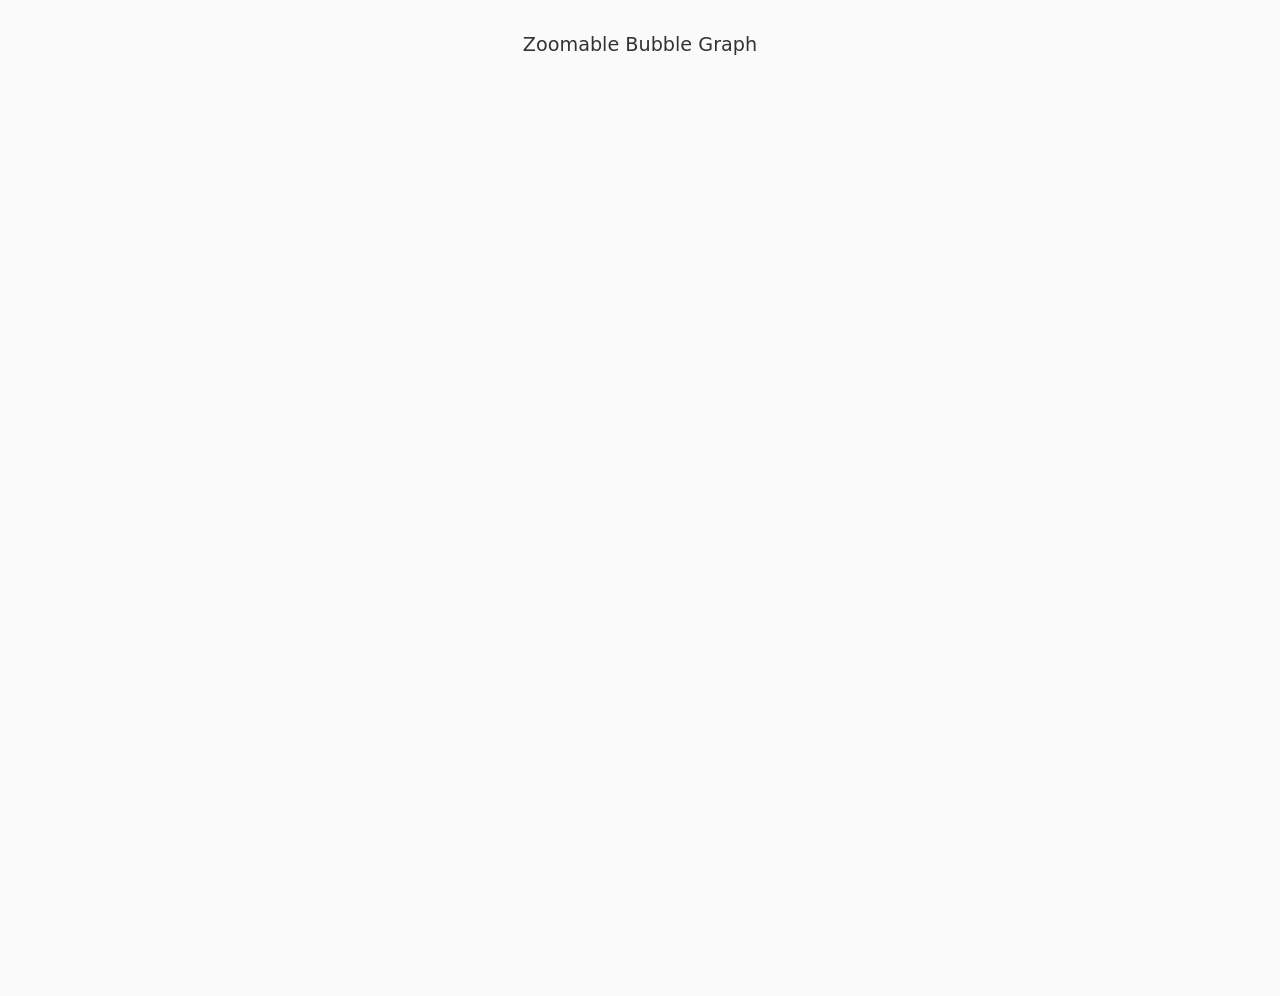
<file: frontend/d3/index.html>
<!DOCTYPE html>
<html lang="en">
<head>
  <meta charset="UTF-8" />
  <meta name="viewport" content="width=device-width, initial-scale=1.0" />
  <title>Zoomable Bubble Graph</title>
  <link rel="stylesheet" href="style.css" />
  <script src="https://d3js.org/d3.v7.min.js"></script>
</head>
<body>
  <h1>Zoomable Bubble Graph</h1>
  <div id="chart"></div>

  <script type="module" src="script.js"></script>
</body>
</html>
</file>
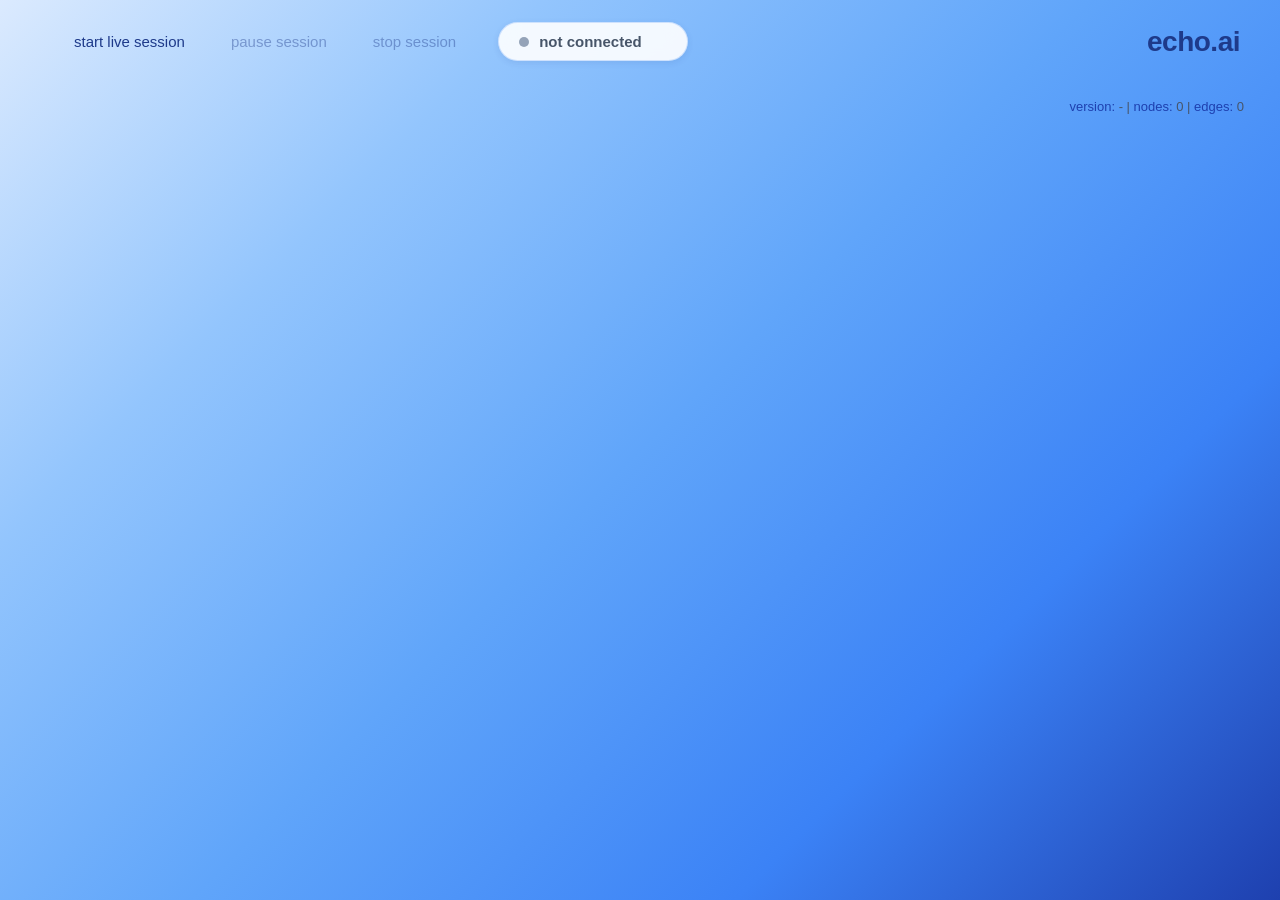
<file: frontend/live-graph/index.html>
<!DOCTYPE html>
<html lang="en">
<head>
  <meta charset="UTF-8">
  <meta name="viewport" content="width=device-width, initial-scale=1.0">
  <title>echo.ai - Live Graph Visualization</title>
  <link rel="stylesheet" href="css/style.css">
  <!-- D3.js v7 -->
  <script src="https://d3js.org/d3.v7.min.js"></script>
</head>
<body>
  <div class="container">
    <!-- Header -->
    <header>
      <div class="header-content">
        <div class="header-left">
          <div class="live-buttons">
            <button class="btn-success" id="start-live-session">start live session</button>
            <button class="btn-warning" id="pause-live-session" disabled>pause session</button>
            <button class="btn-success" id="resume-live-session" disabled style="display: none;">resume session</button>
            <button class="btn-danger" id="stop-live-session" disabled>stop session</button>
          </div>
          <div class="status-indicator" style="margin-left: 12px;">
            <span class="status-dot" id="live-status-dot"></span>
            <span id="live-status-text">not connected</span>
            <span id="session-id-display" style="margin-left: 15px; font-size: 13px; color: #666;"></span>
          </div>
        </div>
        <div class="logo">echo.ai</div>
      </div>
    </header>

    <!-- Main Content -->
    <div class="main-content">
      <!-- Transcript Panel -->
      <div class="transcript-container-panel">
        <div class="transcript-header-wrapper">
          <div id="transcript-header-container"></div>
        </div>
        <div class="transcript-panel">
          <div id="transcript-display"></div>
        </div>
      </div>

      <!-- Graph Panel -->
      <div class="graph-container-panel">
        <div class="graph-controls">
          <div class="graph-info">
            <strong>version:</strong> <span id="graph-version">-</span> |
            <strong>nodes:</strong> <span id="node-count">0</span> |
            <strong>edges:</strong> <span id="edge-count">0</span>
          </div>
        </div>
        <div class="graph-container">
          <div id="graph-canvas"></div>
        </div>
      </div>
    </div>

    <!-- Jessica Assistant Card -->
    <div id="jessica-card" class="jessica-card" style="display: none;">
      <div class="jessica-header">
        <div class="jessica-title">
          <span class="jessica-icon">🤖</span>
          <span>Jessica Assistant</span>
        </div>
        <button class="jessica-close" id="jessica-close">×</button>
      </div>

      <div class="jessica-content">
        <div class="jessica-question">
          <strong>Question:</strong>
          <p id="jessica-question-text"></p>
        </div>

        <div class="jessica-thinking" id="jessica-thinking" style="display: none;">
          <strong>Thinking...</strong>
          <div id="jessica-thinking-steps"></div>
        </div>

        <div class="jessica-answer" id="jessica-answer" style="display: none;">
          <strong>Answer:</strong>
          <p id="jessica-answer-text"></p>
        </div>

        <div class="jessica-audio" id="jessica-audio-player" style="display: none;">
          <audio id="jessica-audio" controls></audio>
        </div>

        <div class="jessica-processing-time" id="jessica-processing-time" style="display: none;">
          <small>Processing time: <span id="jessica-time-value"></span>ms</small>
        </div>
      </div>
    </div>

  </div>

  <!-- Load components -->
  <script src="js/graph-renderer.js"></script>
  <script src="js/transcript-display.js"></script>
  <script src="js/session-manager.js"></script>
  <script src="test-data/mock-updates.js"></script>

  <!-- Main application script -->
  <script>
    // Initialize components
    let graphRenderer;
    let transcriptDisplay;
    let sessionManager;
    let mockUpdateInterval;
    let currentMockIndex = 0;
    let currentMode = 'test';  // 'test' or 'live'

    // Initialize on page load
    document.addEventListener('DOMContentLoaded', () => {
      // Create graph renderer - size dynamically to container
      const graphContainer = document.getElementById('graph-canvas');
      const getGraphSize = () => {
        if (graphContainer) {
          const rect = graphContainer.getBoundingClientRect();
          return { width: rect.width || 800, height: rect.height || 600 };
        }
        return { width: 800, height: 600 };
      };
      
      const size = getGraphSize();
      graphRenderer = new GraphRenderer('graph-canvas', {
        width: size.width,
        height: size.height,
        nodeRadiusScale: [5, 80],  // Very pronounced size difference - low importance = tiny, high = large
        edgeWidthScale: [2, 6]
      });

      // Create transcript display
      transcriptDisplay = new TranscriptDisplay('transcript-display', {
        maxChunks: 100,
        autoScroll: true
      });

      console.log('✅ Components initialized');

      // Set up event listeners
      setupEventListeners();
      setupLiveModeListeners();

      // Set up Jessica card close button
      const jessicaCloseBtn = document.getElementById('jessica-close');
      if (jessicaCloseBtn) {
        jessicaCloseBtn.addEventListener('click', closeJessicaCard);
      }
    });

    /**
     * Set up event listeners for controls
     */
    function setupEventListeners() {
      // Test 1: Load static graph
      const testStaticBtn = document.getElementById('test-static');
      if (testStaticBtn) {
        testStaticBtn.addEventListener('click', loadStaticGraph);
      }

      // Test 2: Start mock updates
      const testMockBtn = document.getElementById('test-mock');
      if (testMockBtn) {
        testMockBtn.addEventListener('click', startMockUpdates);
      }

      // Stop mock updates
      const stopMockBtn = document.getElementById('stop-mock');
      if (stopMockBtn) {
        stopMockBtn.addEventListener('click', stopMockUpdates);
      }

      // Clear all
      const clearAllBtn = document.getElementById('clear-all');
      if (clearAllBtn) {
        clearAllBtn.addEventListener('click', clearAll);
      }

    }

    /**
     * Test 1: Load static graph from JSON
     */
    async function loadStaticGraph() {
      try {
        console.log('Loading static graph...');
        console.log('📂 Loading static graph...');

        // Fetch static graph JSON
        const response = await fetch('test-data/static-graph.json');
        if (!response.ok) {
          throw new Error(`Failed to load: ${response.statusText}`);
        }

        const graphData = await response.json();
        console.log('✅ Static graph loaded:', graphData);

        // Update graph
        graphRenderer.updateGraph(graphData);
        updateGraphInfo(graphData);

        // Update transcript with sample text
        transcriptDisplay.clear();
        transcriptDisplay.addChunk({
          text: "Okay, so let's talk about the mobile app redesign. I think we really need to focus on user experience, especially for first-time users. The onboarding flow is confusing right now.",
          speaker: "Speaker 1",
          timestamp: graphData.timestamp,
          chunk_id: 0
        });

        console.log('Static graph loaded');
        console.log('✅ Static graph test complete');

      } catch (error) {
        console.error('❌ Failed to load static graph:', error);
        alert(`Failed to load static graph: ${error.message}`);
        console.error('Error loading static graph');
      }
    }

    /**
     * Test 2: Start mock updates (simulated SSE)
     */
    function startMockUpdates() {
      // Clear any existing interval
      if (mockUpdateInterval) {
        clearInterval(mockUpdateInterval);
      }

      // Reset state
      currentMockIndex = 0;
      graphRenderer.clear();
      transcriptDisplay.clear();
      updateGraphInfo({ version: 0, nodes: [], edges: [] });

      console.log('🚀 Starting mock updates...');
      console.log('Mock updates running');

      // Enable/disable buttons
      document.getElementById('test-mock').disabled = true;
      document.getElementById('stop-mock').disabled = false;
      document.getElementById('test-static').disabled = true;

      // Process first update immediately
      processMockUpdate();

      // Then continue every 3 seconds
      mockUpdateInterval = setInterval(() => {
        if (currentMockIndex < mockUpdates.length) {
          processMockUpdate();
        } else {
          // All updates processed
          stopMockUpdates();
          console.log('Mock updates complete');
          console.log('✅ All mock updates processed');
        }
      }, 3000);
    }

    /**
     * Process a single mock update
     */
    function processMockUpdate() {
      if (currentMockIndex >= mockUpdates.length) {
        return;
      }

      const update = mockUpdates[currentMockIndex];
      console.log(`📨 Processing update ${currentMockIndex + 1}/${mockUpdates.length}`);

      // Update graph
      graphRenderer.updateGraph(update.graph);
      updateGraphInfo(update.graph);

      // Add transcript chunk
      transcriptDisplay.addChunk({
        text: update.transcript.text,
        speaker: update.transcript.speaker,
        timestamp: update.timestamp,
        chunk_id: update.chunk_id
      });

      currentMockIndex++;
    }

    /**
     * Stop mock updates
     */
    function stopMockUpdates() {
      if (mockUpdateInterval) {
        clearInterval(mockUpdateInterval);
        mockUpdateInterval = null;
      }

      console.log('⏹️  Mock updates stopped');
      console.log('Mock updates stopped');

      // Re-enable buttons
      document.getElementById('test-mock').disabled = false;
      document.getElementById('stop-mock').disabled = true;
      document.getElementById('test-static').disabled = false;
    }

    /**
     * Clear all data
     */
    function clearAll() {
      console.log('🗑️  Clearing all data');

      // Stop mock updates if running
      if (mockUpdateInterval) {
        stopMockUpdates();
      }

      // Clear components
      graphRenderer.clear();
      transcriptDisplay.clear();
      updateGraphInfo({ version: 0, nodes: [], edges: [] });

      console.log('All data cleared');
      console.log('✅ All data cleared');
    }

    /**
     * Update graph info display
     */
    function updateGraphInfo(graphData) {
      document.getElementById('graph-version').textContent = graphData.version || '-';
      document.getElementById('node-count').textContent = graphData.nodes?.length || 0;
      document.getElementById('edge-count').textContent = graphData.edges?.length || 0;
    }

    /**
     * Update status indicator (deprecated - using live status indicator now)
     */
    function updateStatus(text, active) {
      // This function is deprecated - status elements were removed
      console.log('Status update (deprecated):', text, active);
    }

    /**
     * Update live status indicator
     */
    function updateLiveStatus(text, active) {
      document.getElementById('live-status-text').textContent = text;
      const dot = document.getElementById('live-status-dot');

      if (active) {
        dot.classList.add('active');
      } else {
        dot.classList.remove('active');
      }
    }

    /**
     * Set up live mode event listeners
     */
    function setupLiveModeListeners() {
      // Session controls
      const startBtn = document.getElementById('start-live-session');
      const pauseBtn = document.getElementById('pause-live-session');
      const resumeBtn = document.getElementById('resume-live-session');
      const stopBtn = document.getElementById('stop-live-session');

      if (startBtn) {
        console.log('✅ Setting up start-live-session listener', startBtn);
        startBtn.addEventListener('click', function(e) {
          e.preventDefault();
          e.stopPropagation();
          console.log('🔵 start-live-session button clicked!');
          try {
            if (typeof startLiveSession === 'function') {
              console.log('✅ Calling startLiveSession function...');
              startLiveSession();
            } else {
              console.error('❌ startLiveSession function not found!', typeof startLiveSession);
            }
          } catch (error) {
            console.error('❌ Error in start-live-session click handler:', error);
          }
        });
      } else {
        console.error('❌ start-live-session button not found!');
      }

      if (pauseBtn) {
        pauseBtn.addEventListener('click', function(e) {
          e.preventDefault();
          if (typeof pauseLiveSession === 'function') {
            pauseLiveSession();
          }
        });
      }

      if (resumeBtn) {
        resumeBtn.addEventListener('click', function(e) {
          e.preventDefault();
          if (typeof resumeLiveSession === 'function') {
            resumeLiveSession();
          }
        });
      }

      if (stopBtn) {
        stopBtn.addEventListener('click', function(e) {
          e.preventDefault();
          if (typeof stopLiveSession === 'function') {
            stopLiveSession();
          }
        });
      }
    }

    /**
     * Switch between test and live mode (deprecated - mode tabs removed)
     */
    function switchMode(mode) {
      currentMode = mode;
      console.log(`Mode set to ${mode}`);
    }

    // Orchestrator URL - hardcoded since input field removed
    const ORCHESTRATOR_URL = 'http://localhost:8003';

    /**
     * Get orchestrator URL (returns hardcoded value)
     */
    function getOrchestratorUrl() {
      return ORCHESTRATOR_URL;
    }

    /**
     * Check orchestrator health
     */
    async function checkOrchestratorHealth() {
      try {
        const url = getOrchestratorUrl();
        updateLiveStatus('checking health...', false);

        const response = await fetch(`${url}/health`);
        if (!response.ok) {
          throw new Error(`Health check failed: ${response.status}`);
        }

        const health = await response.json();
        console.log('Orchestrator health:', health);

        updateLiveStatus(`healthy: ${health.status}`, false);
        alert(`Orchestrator is ${health.status}\n\nDependencies:\n- STT: ${health.dependencies.speech_to_text.healthy ? '✅' : '❌'}\n- Graph: ${health.dependencies.graph_generation.healthy ? '✅' : '❌'}`);

      } catch (error) {
        console.error('Health check failed:', error);
        updateLiveStatus('health check failed', false);
        alert(`Failed to connect to orchestrator:\n${error.message}\n\nMake sure:\n1. Orchestrator is running (port 8003)\n2. STT service is running (port 8005)\n3. Graph service is running (port 8002)`);
      }
    }

    /**
     * Display Jessica response in UI card
     */
    function displayJessicaResponse(data) {
      console.log('🤖 Displaying Jessica response:', data);

      // Get Jessica card elements
      const jessicaCard = document.getElementById('jessica-card');
      const questionText = document.getElementById('jessica-question-text');
      const thinkingContainer = document.getElementById('jessica-thinking');
      const thinkingSteps = document.getElementById('jessica-thinking-steps');
      const answerContainer = document.getElementById('jessica-answer');
      const answerText = document.getElementById('jessica-answer-text');
      const audioPlayer = document.getElementById('jessica-audio-player');
      const audioElement = document.getElementById('jessica-audio');
      const processingTimeContainer = document.getElementById('jessica-processing-time');
      const processingTimeValue = document.getElementById('jessica-time-value');

      // Show card
      jessicaCard.style.display = 'block';

      // Display question
      questionText.textContent = data.question || 'Question not available';

      // Display thinking steps if available
      if (data.thinking_steps && data.thinking_steps.length > 0) {
        thinkingContainer.style.display = 'block';
        thinkingSteps.innerHTML = '';

        // Animate thinking steps
        data.thinking_steps.forEach((step, index) => {
          setTimeout(() => {
            const stepDiv = document.createElement('div');
            stepDiv.className = 'thinking-step';
            stepDiv.innerHTML = `
              <div class="thinking-step-type">${step.step_type}</div>
              <div class="thinking-step-description">${step.description}</div>
              ${step.content ? `<div class="thinking-step-content">${step.content}</div>` : ''}
            `;
            thinkingSteps.appendChild(stepDiv);

            // Scroll to bottom
            thinkingSteps.scrollTop = thinkingSteps.scrollHeight;
          }, index * 200); // Stagger animation
        });
      }

      // Display answer after thinking steps finish
      const thinkingDelay = (data.thinking_steps?.length || 0) * 200 + 300;
      setTimeout(() => {
        if (data.answer) {
          answerContainer.style.display = 'block';
          answerText.textContent = data.answer;
        }

        // Display audio player if available
        if (data.audio_base64) {
          audioPlayer.style.display = 'block';
          const audioBlob = base64ToBlob(data.audio_base64, 'audio/mpeg');
          const audioUrl = URL.createObjectURL(audioBlob);
          audioElement.src = audioUrl;

          // Auto-play audio
          audioElement.play().catch(err => {
            console.warn('Auto-play failed (user interaction required):', err);
          });
        }

        // Display processing time
        if (data.processing_time_ms) {
          processingTimeContainer.style.display = 'block';
          processingTimeValue.textContent = Math.round(data.processing_time_ms);
        }
      }, thinkingDelay);
    }

    /**
     * Convert base64 to blob
     */
    function base64ToBlob(base64, mimeType) {
      const byteCharacters = atob(base64);
      const byteNumbers = new Array(byteCharacters.length);
      for (let i = 0; i < byteCharacters.length; i++) {
        byteNumbers[i] = byteCharacters.charCodeAt(i);
      }
      const byteArray = new Uint8Array(byteNumbers);
      return new Blob([byteArray], { type: mimeType });
    }

    /**
     * Close Jessica card
     */
    function closeJessicaCard() {
      const jessicaCard = document.getElementById('jessica-card');
      const audioElement = document.getElementById('jessica-audio');

      // Stop audio if playing
      if (audioElement) {
        audioElement.pause();
        audioElement.src = '';
      }

      // Hide card
      jessicaCard.style.display = 'none';

      // Reset content
      document.getElementById('jessica-thinking').style.display = 'none';
      document.getElementById('jessica-thinking-steps').innerHTML = '';
      document.getElementById('jessica-answer').style.display = 'none';
      document.getElementById('jessica-audio-player').style.display = 'none';
      document.getElementById('jessica-processing-time').style.display = 'none';
    }

    /**
     * Start live session
     */
    async function startLiveSession() {
      console.log('🚀 startLiveSession() called');
      try {
        const url = getOrchestratorUrl();
        console.log('📍 Orchestrator URL:', url);
        updateLiveStatus('starting session...', true);
        console.log('✅ Status updated to "starting session..."');

        // Clear previous graph/transcript
        console.log('🧹 Clearing previous graph/transcript...');
        graphRenderer.clear();
        transcriptDisplay.clear();
        updateGraphInfo({ version: 0, nodes: [], edges: [] });

        // Check if SessionManager is available
        if (typeof SessionManager === 'undefined') {
          throw new Error('SessionManager is not loaded. Check if session-manager.js is loaded correctly.');
        }
        console.log('✅ SessionManager is available');

        // Create session manager if not exists
        if (!sessionManager || sessionManager.orchestratorUrl !== url) {
          console.log('📦 Creating new SessionManager...');
          sessionManager = new SessionManager(url, {
            onUpdate: (data) => {
              console.log('📨 Received SSE update:', data);

              // Handle Jessica response
              if (data.event_type === 'jessica_response') {
                console.log('🤖 Jessica response received:', data);
                displayJessicaResponse(data);
                return;
              }

              // Update graph
              if (data.graph) {
                graphRenderer.updateGraph(data.graph);
                updateGraphInfo(data.graph);
              }

              // Add transcript
              if (data.transcript) {
                transcriptDisplay.addChunk({
                  text: data.transcript.text,
                  speaker: data.transcript.speaker || 'Speaker',
                  timestamp: data.timestamp,
                  chunk_id: data.chunk_id
                });
              }
            },
            onError: (error) => {
              console.error('SessionManager error:', error);
              updateLiveStatus(`error: ${error.message}`, false);
            },
            onConnect: () => {
              console.log('✅ Connected to SSE stream');
              updateLiveStatus('connected - receiving updates', true);
            },
            onDisconnect: () => {
              console.log('Disconnected from SSE stream');
              updateLiveStatus('disconnected', false);
            },
            onStatusChange: (state, message) => {
              // Keep indicator active during 'active', 'stopping', and 'resuming' states
              const isActive = state === 'active' || state === 'stopping' || state === 'resuming';
              updateLiveStatus(message, isActive);
            }
          });
          console.log('✅ SessionManager created');
        } else {
          console.log('✅ Using existing SessionManager');
        }

        // Start session
        console.log('🎬 Calling sessionManager.startSession()...');
        const sessionData = await sessionManager.startSession();
        console.log('✅ Session started, data received:', sessionData);

        // Set up node click handler for expansion (disabled initially - only works when paused)
        graphRenderer.setOnNodeClick(handleNodeClick);
        graphRenderer.setPaused(false); // Not paused initially

        // Update UI
        const sessionDisplay = document.getElementById('session-id-display');
        if (sessionDisplay) {
          sessionDisplay.textContent = `Session: ${sessionData.session_id}`;
        }
        document.getElementById('start-live-session').disabled = true;
        document.getElementById('pause-live-session').disabled = false;
        document.getElementById('pause-live-session').style.display = 'inline-block';
        document.getElementById('resume-live-session').disabled = true;
        document.getElementById('resume-live-session').style.display = 'none';
        document.getElementById('stop-live-session').disabled = false;

        console.log('✅ Live session started:', sessionData);

      } catch (error) {
        console.error('Failed to start live session:', error);
        updateLiveStatus(`failed: ${error.message}`, false);
        alert(`Failed to start session:\n${error.message}`);
      }
    }

    /**
     * Pause live session
     */
    async function pauseLiveSession() {
      try {
        if (!sessionManager) {
          console.warn('No active session manager');
          return;
        }

        console.log('⏸️  Pausing session...');

        const pausedData = await sessionManager.pauseSession();
        console.log('✅ Session paused:', pausedData);

        // Update UI - hide pause, show resume
        document.getElementById('pause-live-session').style.display = 'none';
        document.getElementById('resume-live-session').disabled = false;
        document.getElementById('resume-live-session').style.display = 'inline-block';

        // Enable node clicking when paused
        graphRenderer.setPaused(true);

        updateLiveStatus('Session paused - click nodes to expand', false);

      } catch (error) {
        console.error('Failed to pause session:', error);
        updateLiveStatus(`Error: ${error.message}`, false);
        alert(`Failed to pause session:\n${error.message}`);
      }
    }

    /**
     * Resume paused session
     */
    async function resumeLiveSession() {
      try {
        if (!sessionManager) {
          console.warn('No active session manager');
          return;
        }

        console.log('▶️  Resuming session...');

        const resumedData = await sessionManager.resumeSession();
        console.log('✅ Session resumed:', resumedData);

        // Update UI - hide resume, show pause
        document.getElementById('resume-live-session').style.display = 'none';
        document.getElementById('pause-live-session').disabled = false;
        document.getElementById('pause-live-session').style.display = 'inline-block';

        // Disable node clicking when active
        graphRenderer.setPaused(false);

        updateLiveStatus('Session active - capturing audio', true);

      } catch (error) {
        console.error('Failed to resume session:', error);
        updateLiveStatus(`Error: ${error.message}`, false);
        alert(`Failed to resume session:\n${error.message}`);
      }
    }

    /**
     * Stop live session with grace period
     */
    async function stopLiveSession() {
      try {
        if (!sessionManager) {
          console.warn('No active session manager');
          return;
        }

        // Disable buttons during grace period
        document.getElementById('pause-live-session').disabled = true;
        document.getElementById('resume-live-session').disabled = true;
        document.getElementById('stop-live-session').disabled = true;

        console.log('🛑 Stop requested - entering grace period for final updates...');

        // Keep status indicator active during grace period (still receiving updates)
        // The status text will be updated by SessionManager's onStatusChange callback

        const finalState = await sessionManager.stopSession();
        console.log('✅ Session stopped:', finalState);

        // Update UI
        const sessionDisplay = document.getElementById('session-id-display');
        if (sessionDisplay) {
          sessionDisplay.textContent = '';
        }
        document.getElementById('start-live-session').disabled = false;
        document.getElementById('pause-live-session').disabled = true;
        document.getElementById('pause-live-session').style.display = 'inline-block';
        document.getElementById('resume-live-session').disabled = true;
        document.getElementById('resume-live-session').style.display = 'none';
        document.getElementById('stop-live-session').disabled = true;

        updateLiveStatus('session stopped', false);

        // Show final summary
        if (finalState && finalState.summary) {
          const message = `Session stopped successfully!\n\n` +
            `Final Summary:\n` +
            `─────────────────────────\n` +
            `📝 Transcript chunks: ${finalState.summary.chunk_count}\n` +
            `🔢 Graph version: ${finalState.summary.graph_version}\n` +
            `📊 Graph updates: ${finalState.summary.total_graph_updates}\n` +
            `📏 Transcript length: ${finalState.summary.transcript_length} characters\n` +
            `\n💾 Saved to: ${finalState.saved_to || 'sessions directory'}`;

          alert(message);
        }

      } catch (error) {
        console.error('Failed to stop session:', error);
        updateLiveStatus(`error: ${error.message}`, false);

        // Re-enable buttons on error
        document.getElementById('start-live-session').disabled = false;
        document.getElementById('pause-live-session').disabled = true;
        document.getElementById('resume-live-session').disabled = true;
        document.getElementById('stop-live-session').disabled = true;

        alert(`Failed to stop session:\n${error.message}`);
      }
    }

    /**
     * Handle node click for expansion (only when paused)
     */
    async function handleNodeClick(node) {
      if (!sessionManager || !sessionManager.sessionId) {
        console.warn('No active session');
        return;
      }

      // Double-check session is paused
      const status = sessionManager.getStatus();
      if (!status.isPaused) {
        console.warn('Session is not paused - node expansion only works when paused');
        alert('Node expansion is only available when the session is paused.');
        return;
      }

      try {
        console.log(`🔍 Expanding node: ${node.id} - ${node.label}`);
        
        // Show loading indicator
        const originalLabel = node.label;
        updateLiveStatus(`Expanding "${originalLabel}"...`, false);

        // Call orchestrator API to expand node
        const url = getOrchestratorUrl();
        const response = await fetch(`${url}/sessions/${sessionManager.sessionId}/expand-node`, {
          method: 'POST',
          headers: {
            'Content-Type': 'application/json'
          },
          body: JSON.stringify({
            node_id: node.id
          })
        });

        if (!response.ok) {
          const errorData = await response.json();
          throw new Error(errorData.error || `Failed to expand node: ${response.status}`);
        }

        const data = await response.json();
        console.log('✅ Node expanded:', data);

        // Update graph with expanded version
        if (data.graph) {
          const oldNodeCount = graphRenderer.nodes.length;
          graphRenderer.updateGraph(data.graph);
          updateGraphInfo(data.graph);
          
          // Count new nodes (should be exactly 4)
          const newNodesCount = data.graph.nodes.length - oldNodeCount;
          updateLiveStatus(`Expanded "${originalLabel}" with ${newNodesCount} new subtopics`, false);
        }

      } catch (error) {
        console.error('❌ Failed to expand node:', error);
        updateLiveStatus(`Error expanding node: ${error.message}`, false);
        alert(`Failed to expand node:\n${error.message}`);
      }
    }

    /**
     * Get current session state
     */
    async function getSessionState() {
      try {
        if (!sessionManager) {
          alert('No active session');
          return;
        }

        const state = await sessionManager.getSessionState();
        console.log('Current session state:', state);

        alert(`Session State:\n\nID: ${state.session_id}\nStatus: ${state.status}\nNodes: ${state.graph?.nodes?.length || 0}\nEdges: ${state.graph?.edges?.length || 0}\nChunks: ${state.chunk_count}\nTranscript length: ${state.full_transcript?.length || 0} chars`);

      } catch (error) {
        console.error('Failed to get session state:', error);
        alert(`Failed to get session state:\n${error.message}`);
      }
    }

    // Handle window resize
    window.addEventListener('resize', () => {
      const container = document.getElementById('graph-canvas');
      if (container && graphRenderer) {
        const rect = container.getBoundingClientRect();
        // Resize with minimum dimensions
        const width = Math.max(rect.width, 1200);
        const height = Math.max(rect.height, 700);
        graphRenderer.resize(width, height);
      }
    });
  </script>
</body>
</html>
</file>
<file: frontend/d3/style.css>
body {
  font-family: system-ui, sans-serif;
  display: flex;
  flex-direction: column;
  align-items: center;
  background: #fafafa;
  margin: 0;
  padding: 20px;
}

h1 {
  font-size: 1.2rem;
  font-weight: 500;
  margin-bottom: 20px;
  color: #333;
}

#chart {
  width: 90vw;
  max-width: 900px;
  height: 90vw;
  max-height: 900px;
}
</file>
<file: frontend/live-graph/css/style.css>
/**
 * Live Graph Visualization Styles - Modern Blue Theme
 */

/* Reset and base styles */
* {
  margin: 0;
  padding: 0;
  box-sizing: border-box;
}

body {
  font-family: -apple-system, BlinkMacSystemFont, 'Segoe UI', 'Roboto', 'Inter', 'Oxygen',
    'Ubuntu', 'Cantarell', 'Fira Sans', 'Droid Sans', 'Helvetica Neue', sans-serif;
  -webkit-font-smoothing: antialiased;
  -moz-osx-font-smoothing: grayscale;
  background: linear-gradient(135deg, #DBEAFE 0%, #93C5FD 25%, #60A5FA 50%, #3B82F6 75%, #1E40AF 100%);
  background-attachment: fixed;
  min-height: 100vh;
  color: #1E3A8A;
  overflow: hidden;
  margin: 0;
  padding: 0;
}

/* Main layout */
.container {
  display: flex;
  flex-direction: column;
  height: 100vh;
  max-width: 100%;
  margin: 0;
  background: transparent;
  box-shadow: none;
  position: relative;
}

header {
  background: transparent;
  border-bottom: none;
  padding: 12px 12px 12px 28px;
  position: sticky;
  top: 0;
  z-index: 100;
}

.header-content {
  display: flex;
  justify-content: space-between;
  align-items: center;
  padding: 10px 28px 10px 28px;
  background: transparent;
  backdrop-filter: none;
  -webkit-backdrop-filter: none;
  border-radius: 0;
  box-shadow: none;
  border: none;
  max-width: 100%;
  margin: 0;
}

.header-left {
  display: flex;
  align-items: center;
  gap: 12px;
}

.logo {
  font-size: 28px;
  font-weight: 600;
  color: #1E3A8A;
  letter-spacing: -0.5px;
  text-transform: lowercase;
  font-family: -apple-system, BlinkMacSystemFont, 'Segoe UI', 'Inter', sans-serif;
  background: transparent;
  border: none;
  padding: 0;
  cursor: default;
}

.header-nav {
  display: flex;
  align-items: center;
  gap: 6px;
}

/* Main content area */
.main-content {
  display: flex;
  flex: 1;
  overflow: hidden;
  padding: 0 16px 16px 54px;
  gap: 16px;
}

/* Transcript container panel */
.transcript-container-panel {
  width: 260px;
  min-width: 260px;
  max-width: 260px;
  display: flex;
  flex-direction: column;
  background: transparent;
  backdrop-filter: none;
  -webkit-backdrop-filter: none;
  border-radius: 0;
  box-shadow: none;
  border: none;
  outline: none;
  overflow: hidden;
  flex-shrink: 0;
  box-sizing: border-box;
  padding: 8px;
  margin-left: auto;
}

.transcript-header-wrapper {
  flex-shrink: 0;
  width: 100%;
  box-sizing: border-box;
}

.transcript-header-wrapper .transcript-header {
  border: none;
  outline: none;
  width: 100%;
  box-sizing: border-box;
  text-transform: none;
}

/* Transcript panel */
.transcript-panel {
  flex: 1;
  background: transparent;
  display: flex;
  flex-direction: column;
  overflow: hidden;
  min-height: 0;
  width: 100%;
}

/* Graph container panel */
.graph-container-panel {
  flex: 1;
  display: flex;
  flex-direction: column;
  overflow: hidden;
  background: transparent;
  backdrop-filter: none;
  -webkit-backdrop-filter: none;
  border-radius: 0;
  box-shadow: none;
  border: none;
  outline: none;
  padding: 8px;
}

.transcript-container {
  display: flex;
  flex-direction: column;
  height: 100%;
}

.transcript-header {
  padding: 8px 12px;
  height: 100%;
  background: transparent;
  backdrop-filter: none;
  -webkit-backdrop-filter: none;
  display: flex;
  justify-content: space-between;
  align-items: center;
  border-radius: 0;
  border: none;
  outline: none;
  margin-bottom: 0;
  text-transform: none;
}

.transcript-header h3 {
  font-size: 15px;
  font-weight: 400;
  color: #1E40AF;
  text-transform: lowercase !important;
  font-family: -apple-system, BlinkMacSystemFont, 'Segoe UI', 'Roboto', 'Inter', 'Oxygen',
    'Ubuntu', 'Cantarell', 'Fira Sans', 'Droid Sans', 'Helvetica Neue', sans-serif;
}

.transcript-controls {
  display: flex;
  align-items: center;
  gap: 12px;
  text-transform: none;
}

.transcript-controls .btn-secondary {
  margin-right: 8px;
}

.transcript-controls label {
  font-size: 16px;
  display: flex;
  align-items: center;
  gap: 5px;
  cursor: pointer;
}

.auto-scroll-label {
  background: rgba(37, 99, 235, 0.1);
  padding: 6px 12px;
  border-radius: 8px;
  border: 1px solid rgba(37, 99, 235, 0.2);
  transition: all 0.2s ease;
}

.auto-scroll-label:hover {
  background: rgba(37, 99, 235, 0.15);
  border-color: rgba(37, 99, 235, 0.3);
}

.auto-scroll-label input[type="checkbox"] {
  accent-color: #2563EB;
}

.transcript-content {
  flex: 1;
  overflow-y: auto;
  padding: 8px;
  background: transparent;
  width: 100%;
  box-sizing: border-box;
  border: none;
  outline: none;
}

.transcript-chunk {
  margin-bottom: 8px;
  padding: 8px;
  background: transparent;
  backdrop-filter: none;
  -webkit-backdrop-filter: none;
  border-radius: 0;
  border-left: none;
  box-shadow: none;
  transition: all 0.3s ease;
}

.transcript-chunk:hover {
  box-shadow: none;
  transform: none;
  background: transparent;
  backdrop-filter: none;
  -webkit-backdrop-filter: none;
}

.transcript-chunk:last-child {
  margin-bottom: 0;
}

.chunk-meta {
  display: flex;
  justify-content: space-between;
  margin-bottom: 10px;
  font-size: 15px;
  align-items: center;
}

.chunk-speaker {
  font-weight: 600;
  color: #2563EB;
  background: #DBEAFE;
  padding: 5px 13px;
  border-radius: 12px;
  font-size: 14px;
  text-transform: uppercase;
  letter-spacing: 0.5px;
}

.chunk-time {
  color: #64748B;
  font-size: 14px;
  font-weight: 500;
}

.chunk-text {
  font-size: 13px;
  line-height: 1.6;
  color: #1E3A8A;
  font-weight: 400;
}


.graph-controls {
  flex-shrink: 0;
  padding: 8px 12px;
  background: transparent;
  backdrop-filter: none;
  -webkit-backdrop-filter: none;
  border: none;
  outline: none;
  display: flex;
  justify-content: flex-end;
  align-items: center;
  border-radius: 0;
  margin-bottom: 0;
}

.graph-info {
  font-size: 13px;
  color: #475569;
  font-weight: 400;
  text-transform: none;
  font-family: -apple-system, BlinkMacSystemFont, 'Segoe UI', 'Roboto', 'Inter', 'Oxygen',
    'Ubuntu', 'Cantarell', 'Fira Sans', 'Droid Sans', 'Helvetica Neue', sans-serif;
}

.graph-info strong {
  color: #1E40AF;
  font-weight: 400;
  text-transform: none;
}

.control-buttons {
  display: flex;
  gap: 10px;
}

.graph-container {
  flex: 1;
  overflow: hidden;
  position: relative;
  background: transparent;
  margin: 0;
  padding: 8px;
}

#graph-canvas {
  width: 100%;
  height: 100%;
  border-radius: 0;
  border: none;
  outline: none;
}

/* Mode tabs in header */
.mode-tab {
  padding: 0;
  background: transparent;
  border: none;
  border-radius: 0;
  font-size: 20px;
  font-weight: 600;
  color: #1E3A8A;
  cursor: pointer;
  transition: color 0.2s ease;
  position: relative;
  text-transform: lowercase;
  letter-spacing: -0.5px;
  font-family: -apple-system, BlinkMacSystemFont, 'Segoe UI', 'Inter', sans-serif;
}

.mode-tab#tab-test {
  margin-left: -4px;
}

.mode-tab:hover {
  color: #1E40AF;
  background: transparent;
}

.mode-tab.active {
  color: #1E3A8A;
  background: transparent;
  box-shadow: none;
}

/* Test controls dropdown */
.test-controls-dropdown {
  margin: 16px;
  border-bottom: none;
  background: rgba(255, 255, 255, 0.75);
  backdrop-filter: blur(20px);
  -webkit-backdrop-filter: blur(20px);
  border-radius: 16px;
  box-shadow: 0 4px 24px rgba(30, 58, 138, 0.2);
  border: 1px solid rgba(255, 255, 255, 0.3);
  max-width: fit-content;
  margin-left: auto;
  margin-right: auto;
}

.dropdown-header {
  width: 100%;
  padding: 12px 24px;
  background: transparent;
  border: none;
  display: flex;
  justify-content: space-between;
  align-items: center;
  cursor: pointer;
  font-size: 13px;
  font-weight: 600;
  color: #1E40AF;
  transition: all 0.2s ease;
  text-transform: uppercase;
  letter-spacing: 0.5px;
  border-radius: 16px;
}

.dropdown-header:hover {
  background: rgba(37, 99, 235, 0.05);
  color: #1E3A8A;
}

.dropdown-header.active {
  background: rgba(37, 99, 235, 0.1);
}

.dropdown-icon {
  font-size: 10px;
  transition: transform 0.3s ease;
  color: #64748B;
}

.dropdown-header.active .dropdown-icon {
  transform: rotate(180deg);
}

.dropdown-content {
  padding: 16px 24px;
  border-top: 1px solid rgba(255, 255, 255, 0.2);
  animation: slideDown 0.3s ease;
  border-radius: 0 0 16px 16px;
}

@keyframes slideDown {
  from {
    opacity: 0;
    transform: translateY(-10px);
  }
  to {
    opacity: 1;
    transform: translateY(0);
  }
}

.test-buttons {
  display: flex;
  gap: 10px;
  flex-wrap: wrap;
}

/* Live controls section */
.live-controls {
  padding: 20px 24px;
  background: transparent;
  backdrop-filter: none;
  -webkit-backdrop-filter: none;
  border-bottom: none;
  box-shadow: none;
}

.live-controls h4 {
  font-size: 14px;
  font-weight: 600;
  margin-bottom: 16px;
  color: #1E40AF;
  letter-spacing: -0.2px;
  text-transform: uppercase;
  font-size: 12px;
}

.config-section {
  display: flex;
  align-items: center;
  margin-bottom: 12px;
  gap: 12px;
}

.config-section label {
  font-size: 13px;
  font-weight: 600;
  color: #1E40AF;
  white-space: nowrap;
}

.config-section input[type="text"] {
  border: 2px solid #DBEAFE;
  border-radius: 8px;
  font-size: 13px;
  font-family: 'SF Mono', 'Monaco', 'Consolas', monospace;
  padding: 10px 14px;
  background: white;
  color: #1E3A8A;
  transition: all 0.2s ease;
  flex: 1;
  max-width: 350px;
}

.config-section input[type="text"]:focus {
  outline: none;
  border-color: #2563EB;
  box-shadow: 0 0 0 3px rgba(37, 99, 235, 0.1);
}

.live-buttons {
  display: flex;
  gap: 10px;
  flex-wrap: wrap;
  text-transform: none;
}

/* Buttons */
button {
  padding: 8px 18px;
  font-size: 15px;
  font-weight: 400;
  border: none;
  border-radius: 4px;
  cursor: pointer;
  transition: all 0.2s ease;
  outline: none;
  letter-spacing: 0;
  text-transform: none;
  background: transparent;
  color: #1E3A8A;
  font-family: -apple-system, BlinkMacSystemFont, 'Segoe UI', 'Roboto', 'Inter', 'Oxygen',
    'Ubuntu', 'Cantarell', 'Fira Sans', 'Droid Sans', 'Helvetica Neue', sans-serif;
}

button:hover:not(:disabled) {
  background: rgba(37, 99, 235, 0.1);
  color: #1E40AF;
}

button:active:not(:disabled) {
  background: rgba(37, 99, 235, 0.15);
}

button:disabled {
  opacity: 0.4;
  cursor: not-allowed;
}

.btn-primary {
  background: transparent;
  color: #1E3A8A;
}

.btn-primary:hover:not(:disabled) {
  background: rgba(37, 99, 235, 0.1);
  color: #1E40AF;
}

.btn-secondary {
  background: transparent;
  color: #1E3A8A;
}

.btn-secondary:hover:not(:disabled) {
  background: rgba(37, 99, 235, 0.1);
  color: #1E40AF;
}

.btn-success {
  background: transparent;
  color: #1E3A8A;
}

.btn-success:hover:not(:disabled) {
  background: rgba(37, 99, 235, 0.1);
  color: #1E40AF;
}

.btn-warning {
  background: transparent;
  color: #1E3A8A;
}

.btn-warning:hover:not(:disabled) {
  background: rgba(37, 99, 235, 0.1);
  color: #1E40AF;
}

.btn-danger {
  background: transparent;
  color: #1E3A8A;
}

.btn-danger:hover:not(:disabled) {
  background: rgba(37, 99, 235, 0.1);
  color: #1E40AF;
}

/* Status indicator */
.status-indicator {
  display: inline-flex;
  align-items: center;
  gap: 10px;
  padding: 10px 20px;
  background: rgba(255, 255, 255, 0.9);
  backdrop-filter: blur(10px);
  border: 1px solid rgba(59, 130, 246, 0.2);
  border-radius: 20px;
  text-transform: none;
  font-size: 15px;
  font-weight: 600;
  color: #475569;
  box-shadow: 0 2px 6px rgba(30, 58, 138, 0.1);
}

.status-dot {
  width: 10px;
  height: 10px;
  border-radius: 50%;
  background: #94A3B8;
  box-shadow: 0 0 0 0 rgba(148, 163, 184, 0.7);
}

.status-dot.active {
  background: #10B981;
  box-shadow: 0 0 0 0 rgba(16, 185, 129, 0.7);
  animation: pulse 2s infinite;
}

@keyframes pulse {
  0% {
    box-shadow: 0 0 0 0 rgba(16, 185, 129, 0.7);
  }
  70% {
    box-shadow: 0 0 0 8px rgba(16, 185, 129, 0);
  }
  100% {
    box-shadow: 0 0 0 0 rgba(16, 185, 129, 0);
  }
}

/* D3 graph styles */
.node {
  cursor: pointer;
}

.node circle {
  stroke: white;
  stroke-width: 3px;
  filter: drop-shadow(0 2px 4px rgba(30, 58, 138, 0.2));
}

.node text {
  pointer-events: none;
  user-select: none;
  font-family: -apple-system, BlinkMacSystemFont, 'Segoe UI', sans-serif;
  font-weight: 600;
  fill: #1E3A8A;
  font-size: 16px;
}

.links line {
  pointer-events: none;
  stroke: #3B82F6 !important;
  stroke-opacity: 0.6 !important;
  stroke-width: 2px !important;
  filter: drop-shadow(0 1px 2px rgba(59, 130, 246, 0.3));
}

.links line:hover {
  stroke-opacity: 0.9 !important;
  stroke-width: 3px !important;
}

/* Loading state */
.loading {
  display: flex;
  align-items: center;
  justify-content: center;
  height: 100%;
  font-size: 16px;
  color: #64748B;
  font-weight: 500;
}

.loading::after {
  content: '...';
  animation: loading 1.5s infinite;
}

@keyframes loading {
  0%, 20% {
    content: '.';
  }
  40% {
    content: '..';
  }
  60%, 100% {
    content: '...';
  }
}

/* Scrollbar styling */
::-webkit-scrollbar {
  width: 8px;
}

::-webkit-scrollbar-track {
  background: rgba(232, 242, 255, 0.5);
  border-radius: 4px;
}

::-webkit-scrollbar-thumb {
  background: linear-gradient(180deg, #60A5FA 0%, #3B82F6 100%);
  border-radius: 4px;
  border: 1px solid rgba(232, 242, 255, 0.8);
}

::-webkit-scrollbar-thumb:hover {
  background: linear-gradient(180deg, #3B82F6 0%, #2563EB 100%);
}

/* Responsive adjustments */
@media (max-width: 1400px) {
  .transcript-panel,
  .transcript-header-wrapper {
    width: 300px;
    min-width: 300px;
    max-width: 300px;
  }
}

@media (max-width: 1200px) {
  .transcript-panel,
  .transcript-header-wrapper {
    width: 280px;
    min-width: 280px;
    max-width: 280px;
  }
}

@media (max-width: 768px) {
  .main-content {
    padding: 12px;
  }

  .graph-panel-content {
    flex-direction: column;
  }

  .transcript-panel {
    width: 100%;
    height: 300px;
    border-right: none;
    border-bottom: 1px solid rgba(255, 255, 255, 0.3);
  }

  .graph-container {
    flex: 1;
    min-height: 400px;
  }
}

/* Jessica Assistant Card */
.jessica-card {
  position: fixed;
  top: 80px;
  right: 20px;
  width: 400px;
  max-height: calc(100vh - 100px);
  background: rgba(255, 255, 255, 0.95);
  backdrop-filter: blur(10px);
  border-radius: 16px;
  box-shadow: 0 8px 32px rgba(0, 0, 0, 0.2);
  z-index: 1000;
  overflow: hidden;
  display: flex;
  flex-direction: column;
  animation: slideIn 0.3s ease-out;
}

@keyframes slideIn {
  from {
    transform: translateX(100%);
    opacity: 0;
  }
  to {
    transform: translateX(0);
    opacity: 1;
  }
}

.jessica-header {
  background: linear-gradient(135deg, #3B82F6 0%, #1E40AF 100%);
  color: white;
  padding: 16px;
  display: flex;
  justify-content: space-between;
  align-items: center;
}

.jessica-title {
  display: flex;
  align-items: center;
  gap: 8px;
  font-weight: 600;
  font-size: 16px;
}

.jessica-icon {
  font-size: 20px;
}

.jessica-close {
  background: transparent;
  border: none;
  color: white;
  font-size: 28px;
  cursor: pointer;
  padding: 0;
  line-height: 1;
  width: 32px;
  height: 32px;
  border-radius: 50%;
  display: flex;
  align-items: center;
  justify-content: center;
  transition: background 0.2s;
}

.jessica-close:hover {
  background: rgba(255, 255, 255, 0.2);
}

.jessica-content {
  padding: 16px;
  overflow-y: auto;
  max-height: calc(100vh - 200px);
}

.jessica-question {
  margin-bottom: 16px;
  padding: 12px;
  background: rgba(59, 130, 246, 0.1);
  border-left: 3px solid #3B82F6;
  border-radius: 4px;
}

.jessica-question p {
  margin: 4px 0 0 0;
  color: #1E3A8A;
}

.jessica-thinking {
  margin-bottom: 16px;
  padding: 12px;
  background: rgba(251, 191, 36, 0.1);
  border-left: 3px solid #F59E0B;
  border-radius: 4px;
}

#jessica-thinking-steps {
  margin-top: 8px;
}

.thinking-step {
  padding: 8px;
  margin-bottom: 8px;
  background: white;
  border-radius: 4px;
  font-size: 13px;
}

.thinking-step-type {
  font-weight: 600;
  color: #F59E0B;
  text-transform: uppercase;
  font-size: 11px;
  letter-spacing: 0.5px;
}

.thinking-step-description {
  color: #1E3A8A;
  margin-top: 4px;
}

.thinking-step-content {
  color: #64748B;
  font-size: 12px;
  margin-top: 2px;
}

.jessica-answer {
  margin-bottom: 16px;
  padding: 12px;
  background: rgba(16, 185, 129, 0.1);
  border-left: 3px solid #10B981;
  border-radius: 4px;
}

.jessica-answer p {
  margin: 4px 0 0 0;
  color: #1E3A8A;
  line-height: 1.6;
}

.jessica-audio {
  margin-bottom: 16px;
}

#jessica-audio {
  width: 100%;
  border-radius: 8px;
}

.jessica-processing-time {
  text-align: right;
  color: #64748B;
  font-size: 12px;
}

/* Mobile responsive */
@media (max-width: 768px) {
  .jessica-card {
    width: calc(100% - 40px);
    right: 20px;
    top: 60px;
  }
}
</file>
